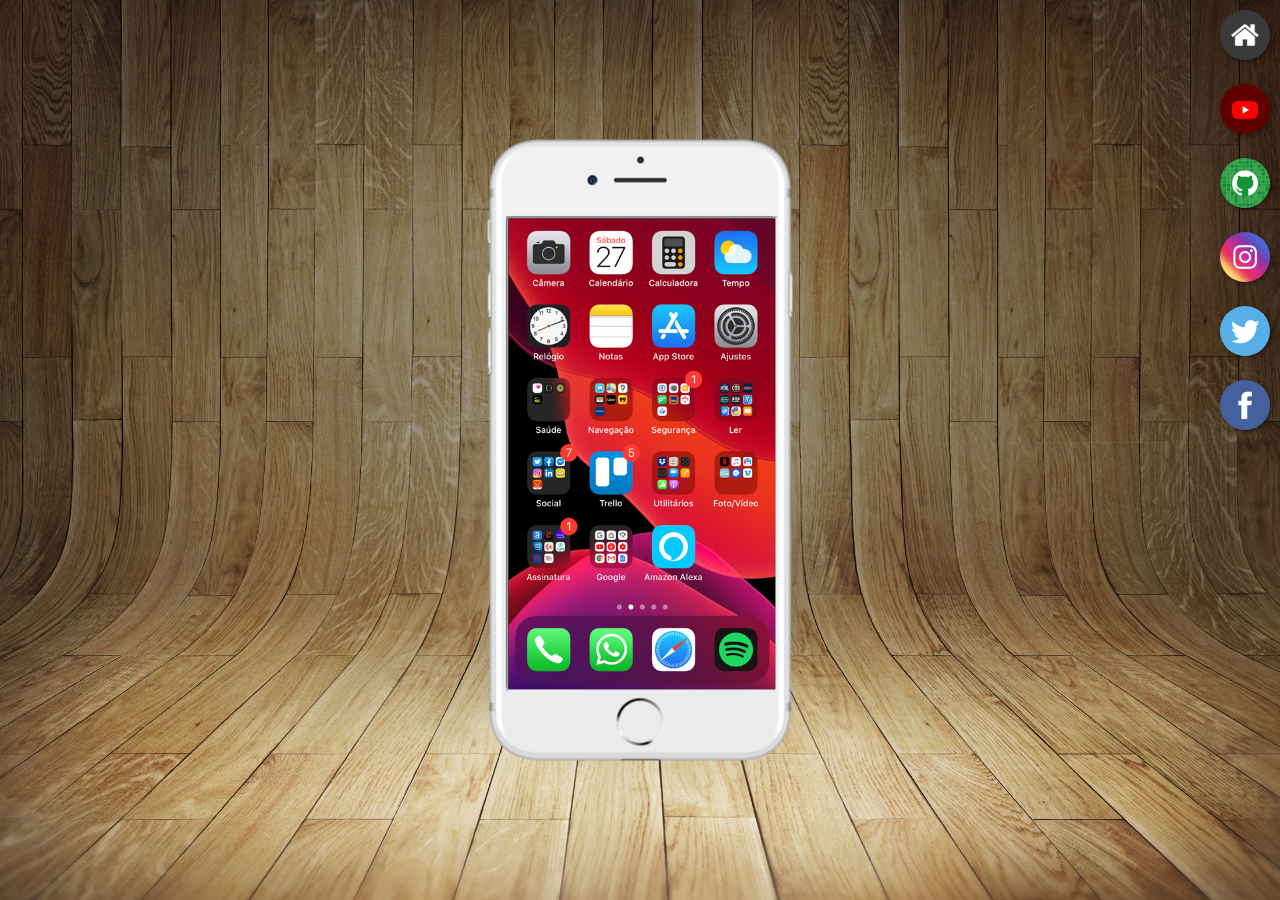
<file: index.html>
<!DOCTYPE html>
<html lang="pt-br">
<head>
    <meta charset="UTF-8">
    <meta name="viewport" content="width=device-width, initial-scale=1.0">
    <link rel="shortcut icon" href="favicon.ico" type="image/x-icon">
    <link rel="stylesheet" href="estilos/style.css">
    <title>Projeto Redes Sociais</title>
</head>
<body>
    <main>
        <section id="telefone">
            <iframe src="home.html" name="tela" id="tela">
                Seu navegador não é compátivel com isso.
            </iframe>
        </section>
        <section id="redes-sociais">
            <a href="home.html" target="tela"><img src="imagens/logo-home.jpg" alt="Home"></a> <br>
            <a href="youtube.html" target="tela"><img src="imagens/logo-youtube.jpg" alt="Youtube"></a> <br>
            <a href="github.html" target="tela"><img src="imagens/logo-github.jpg" alt="Github"></a> <br>
            <a href="instagram.html" target="tela"><img src="imagens/logo-instagram.jpg" alt="Instagram"></a> <br>
            <a href="twitter.html" target="tela"><img src="imagens/logo-twitter.jpg" alt="Twitter"></a> <br>
            <a href="facebook.html" target="tela"><img src="imagens/logo-facebook.jpg" alt="Facebook"></a>
        </section>
    </main>
</body>
</html>
</file>
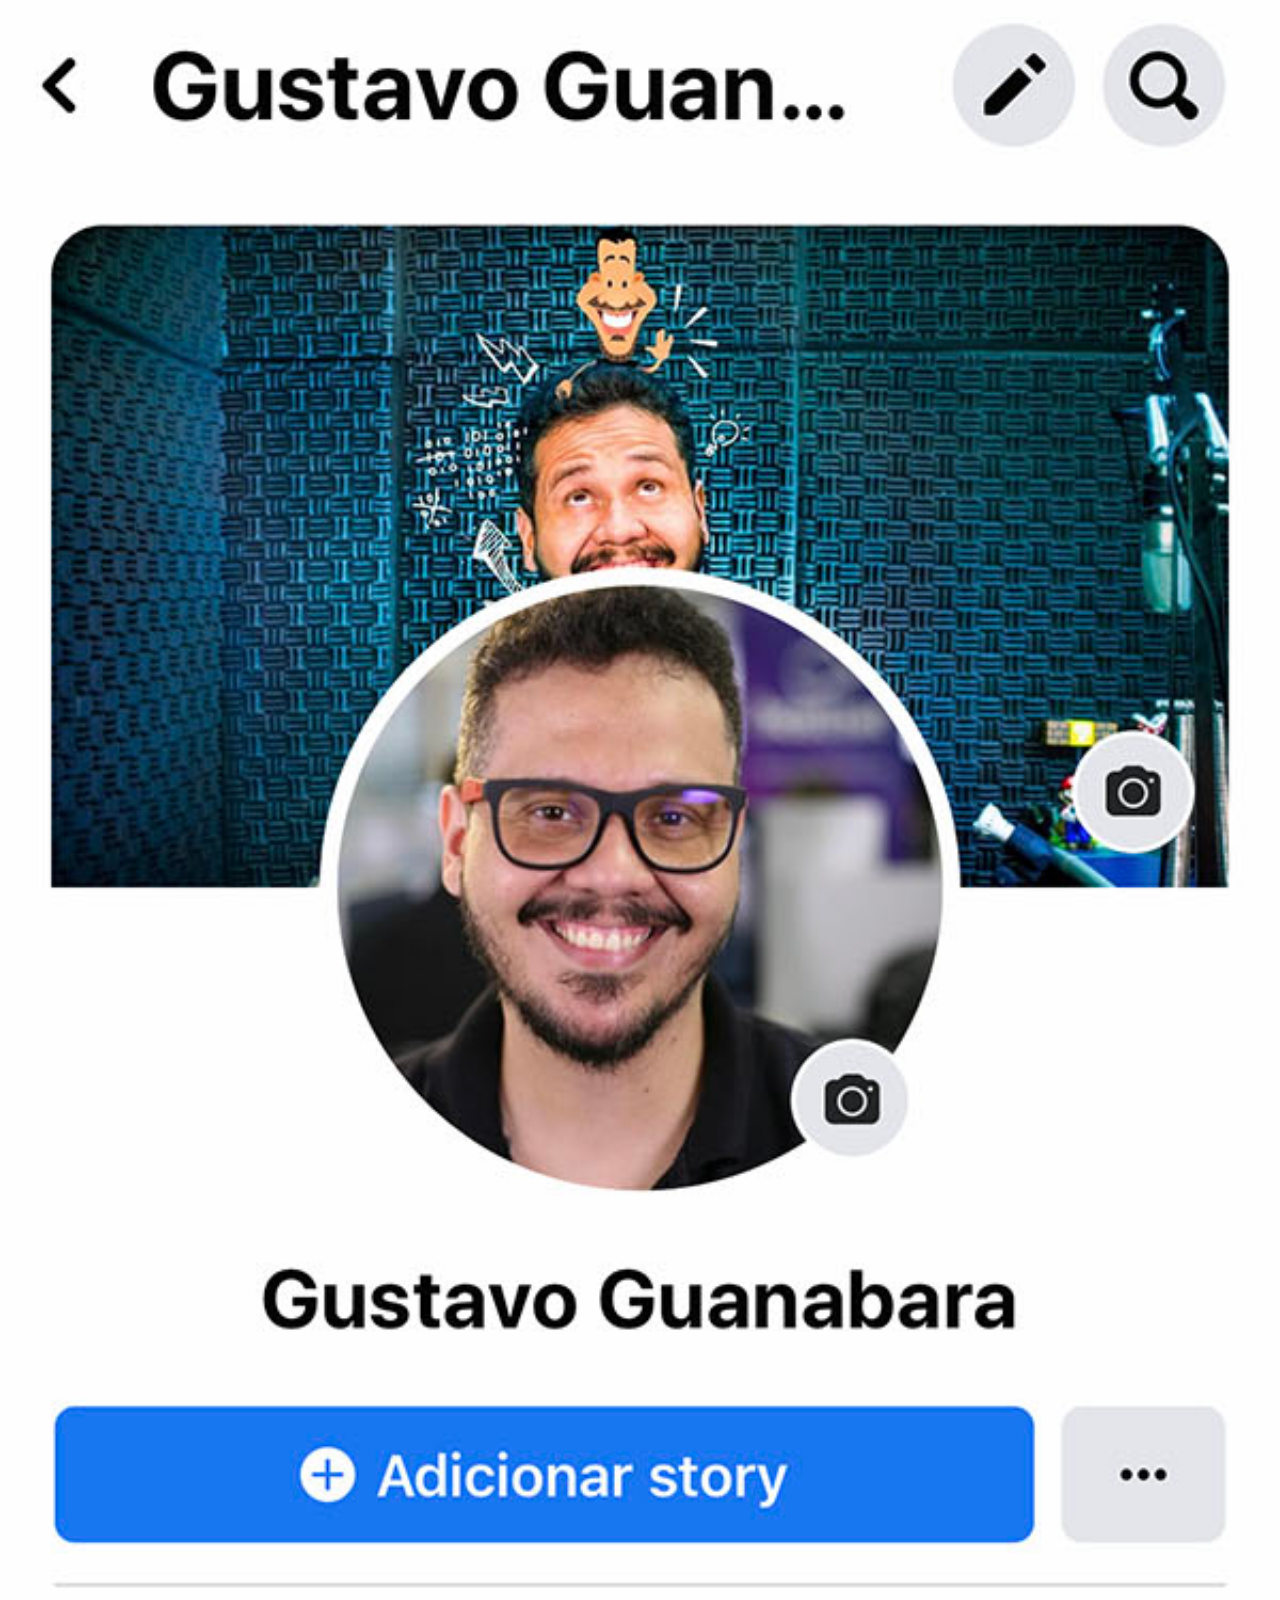
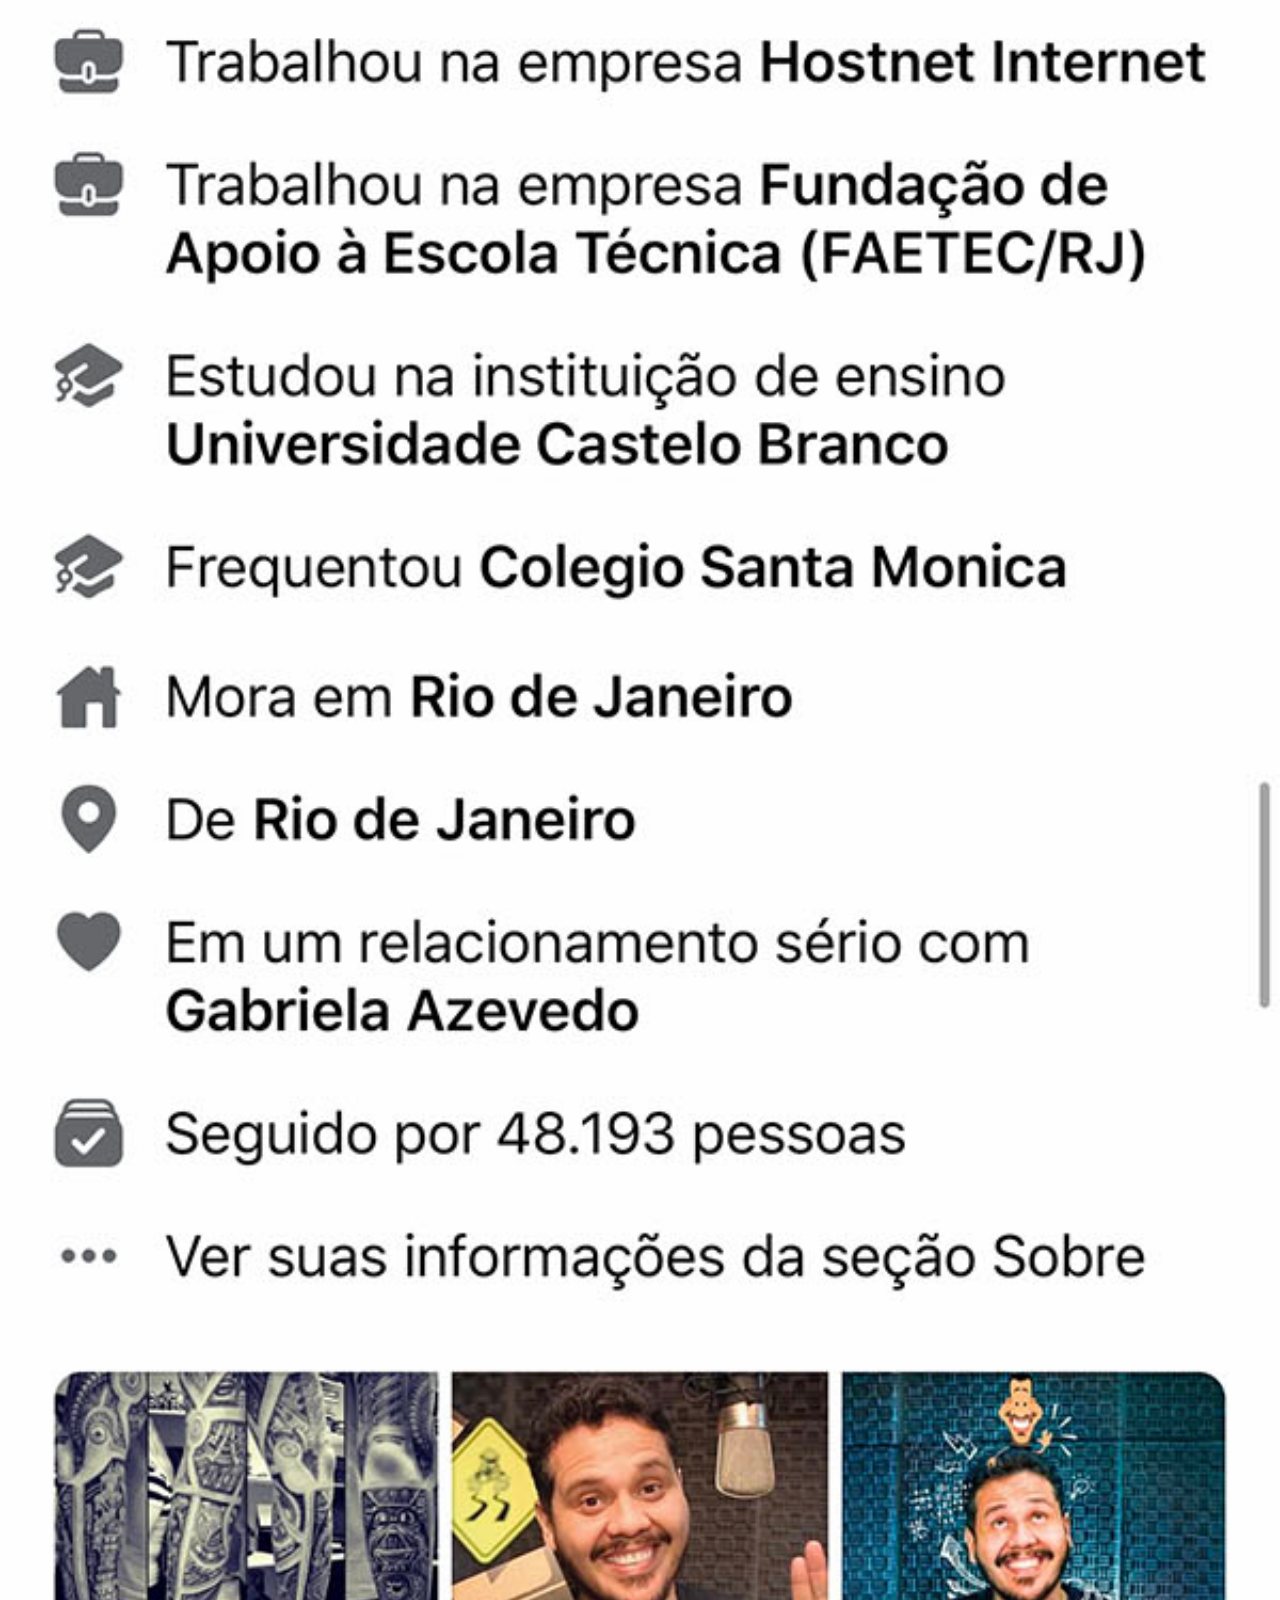
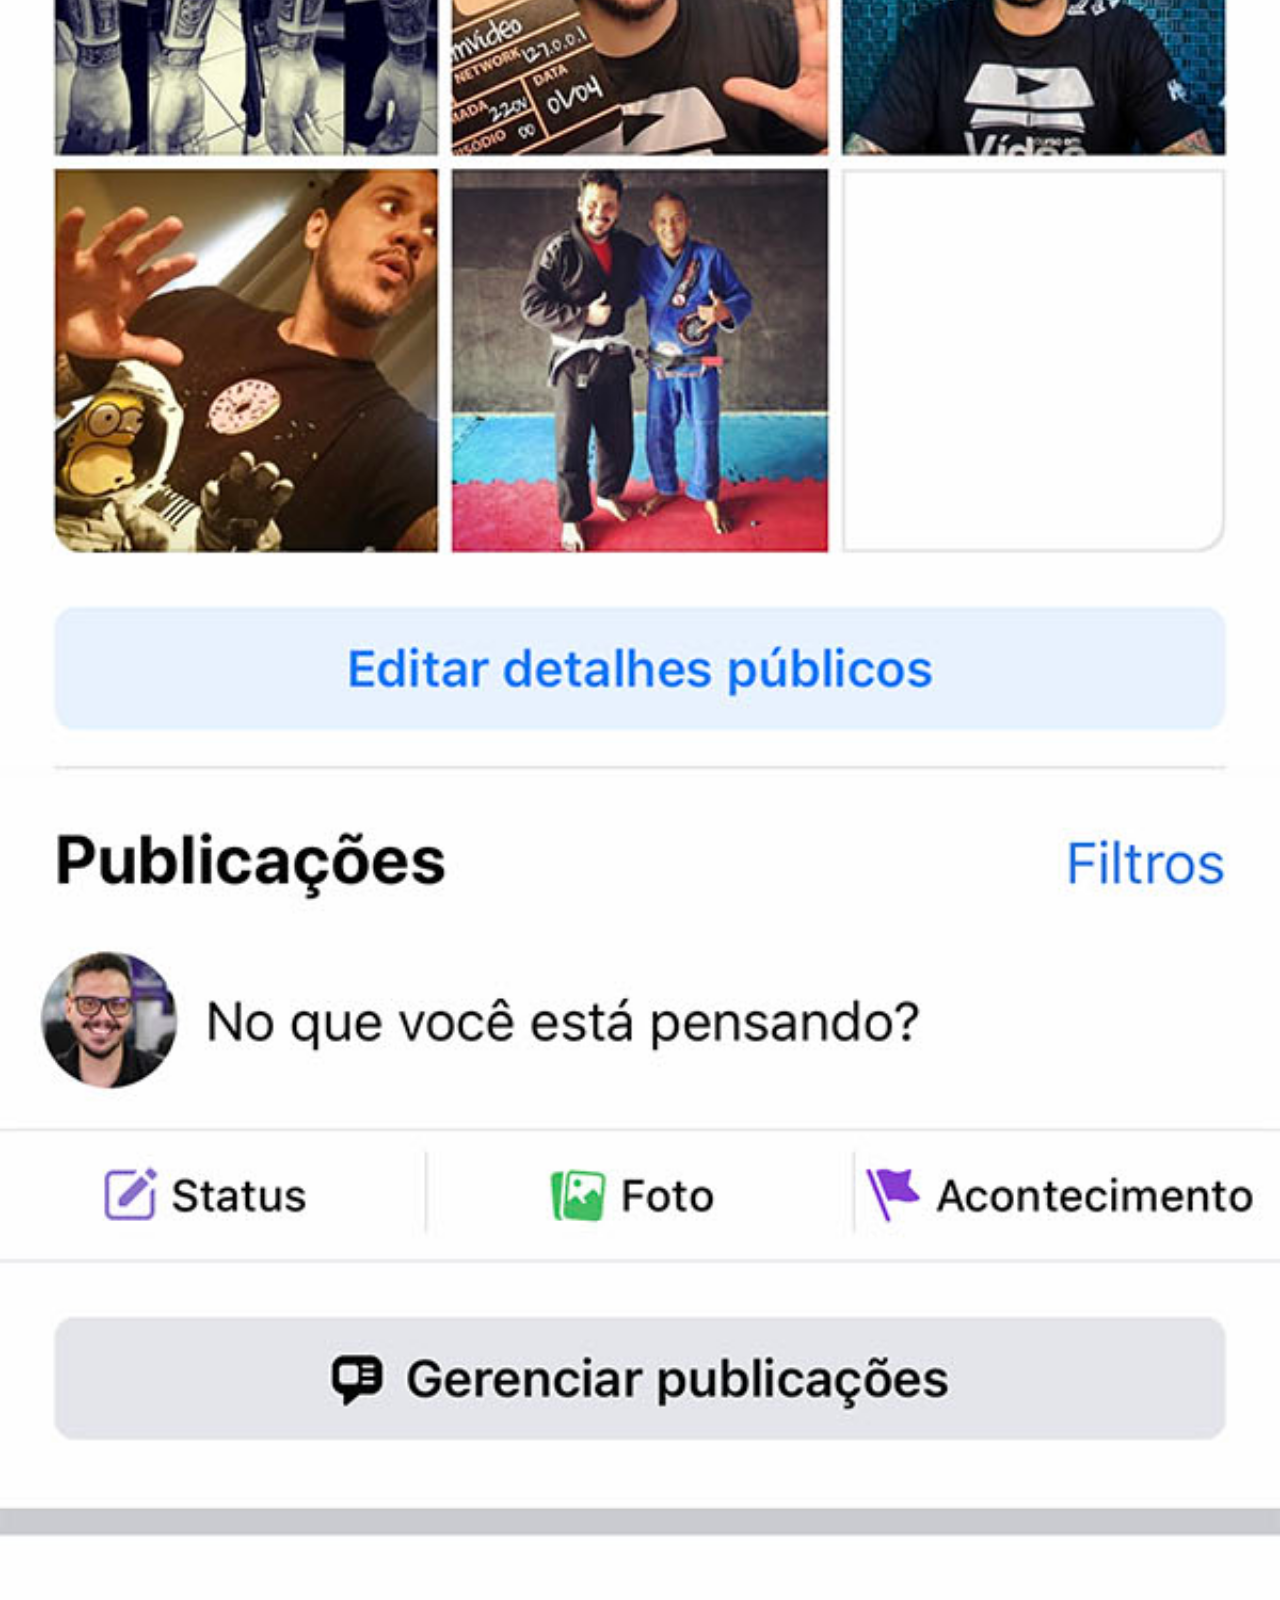
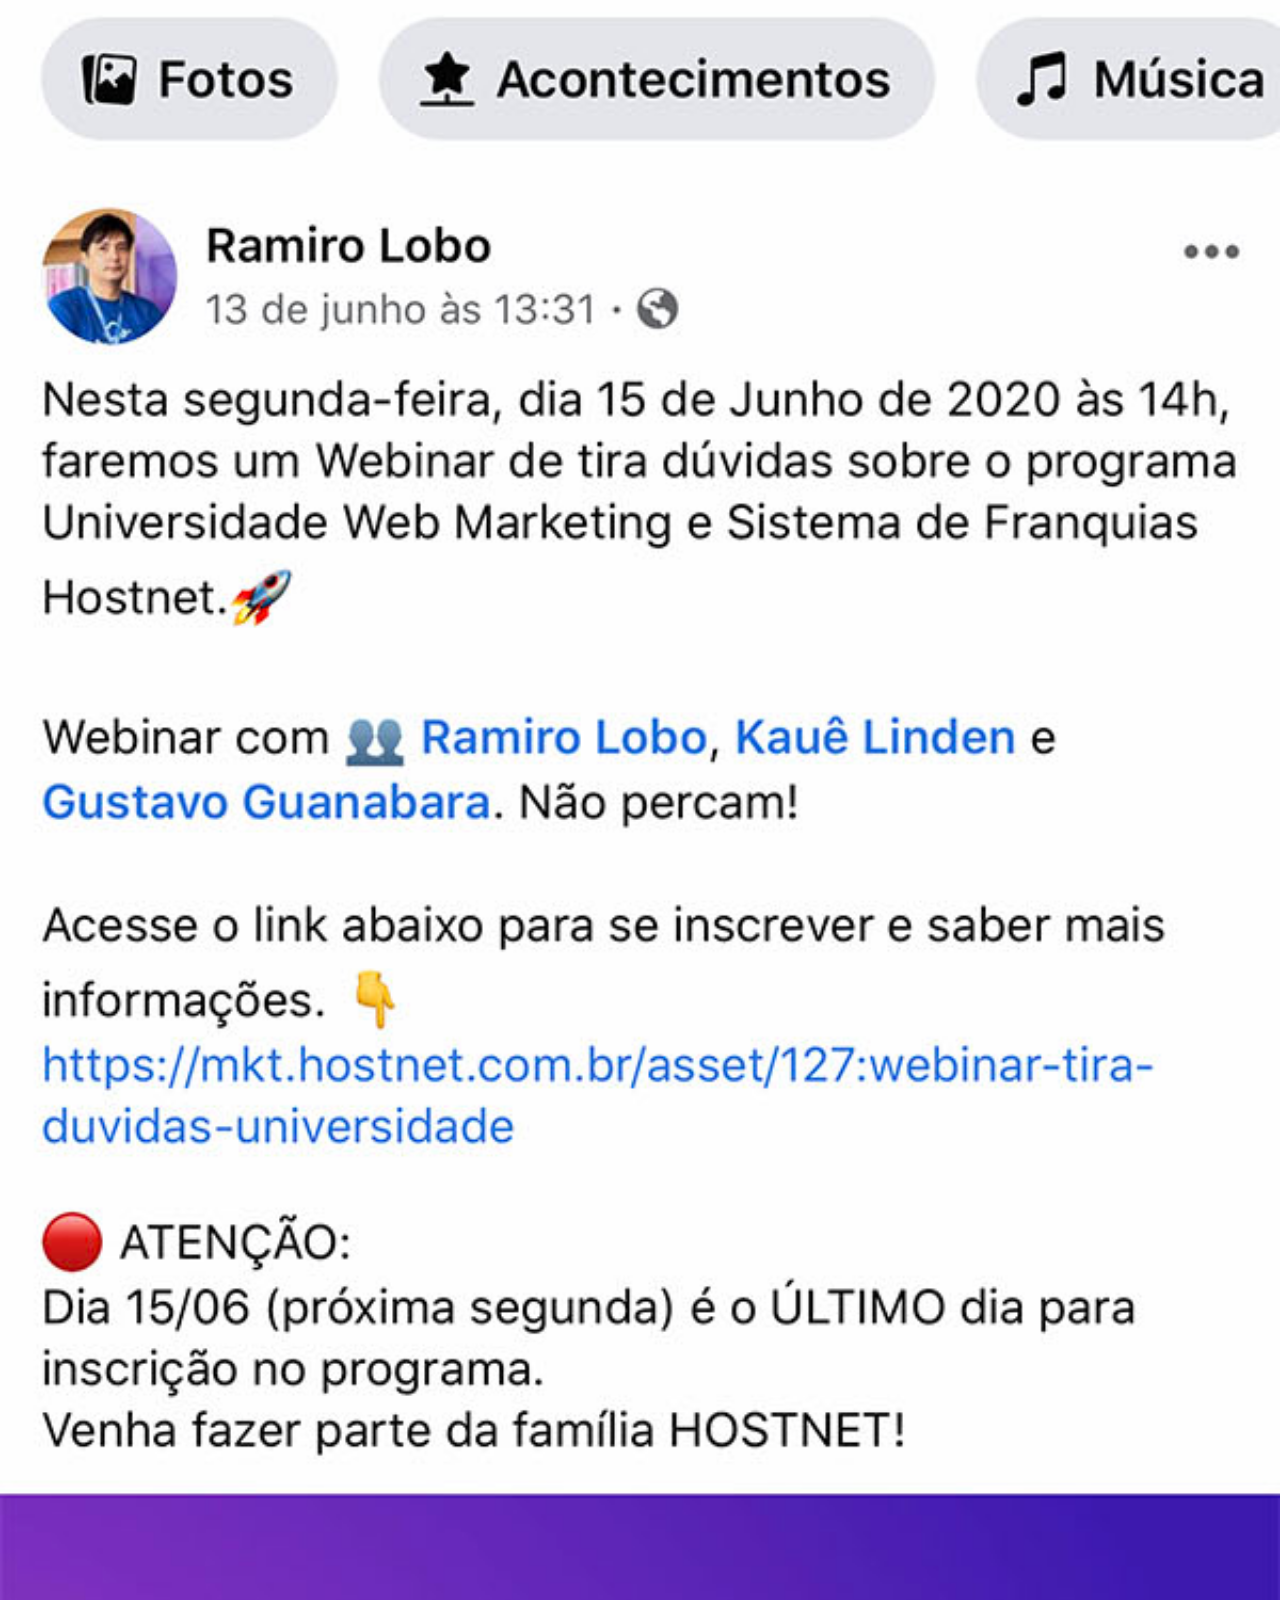
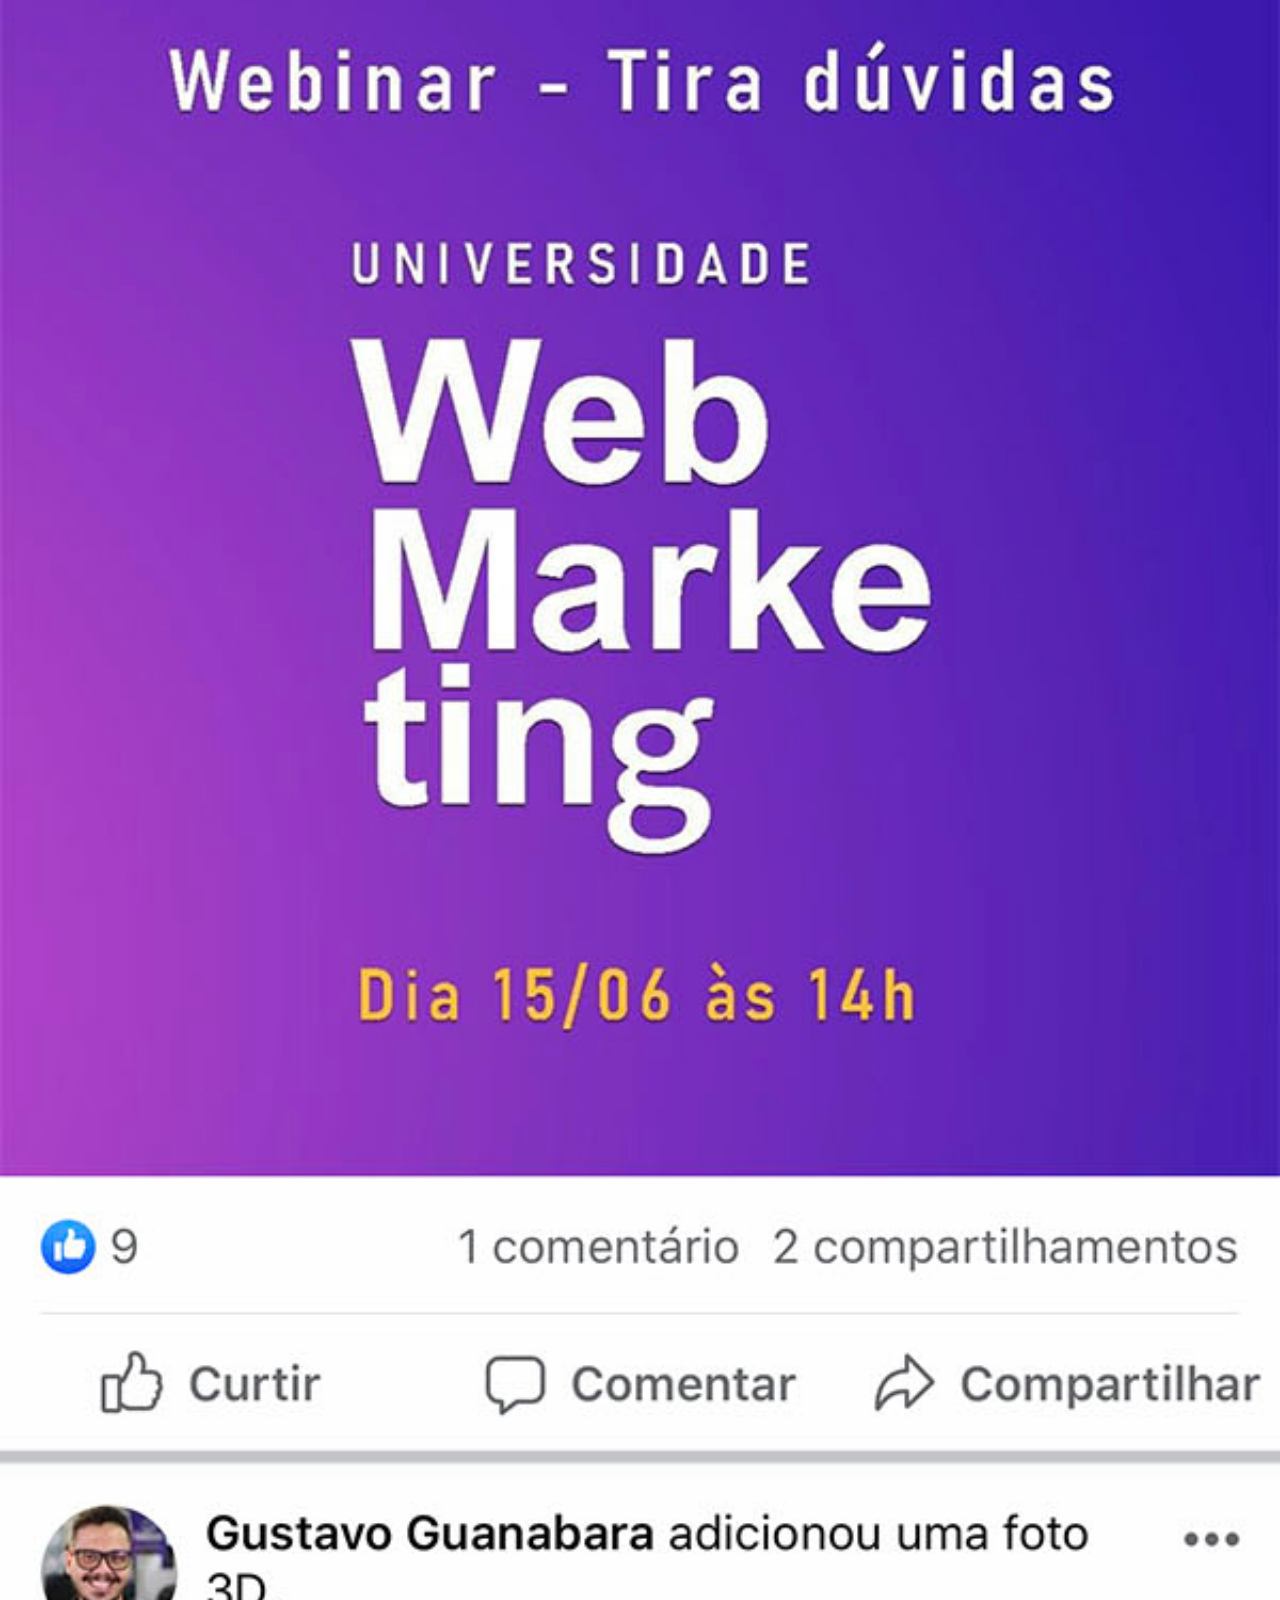
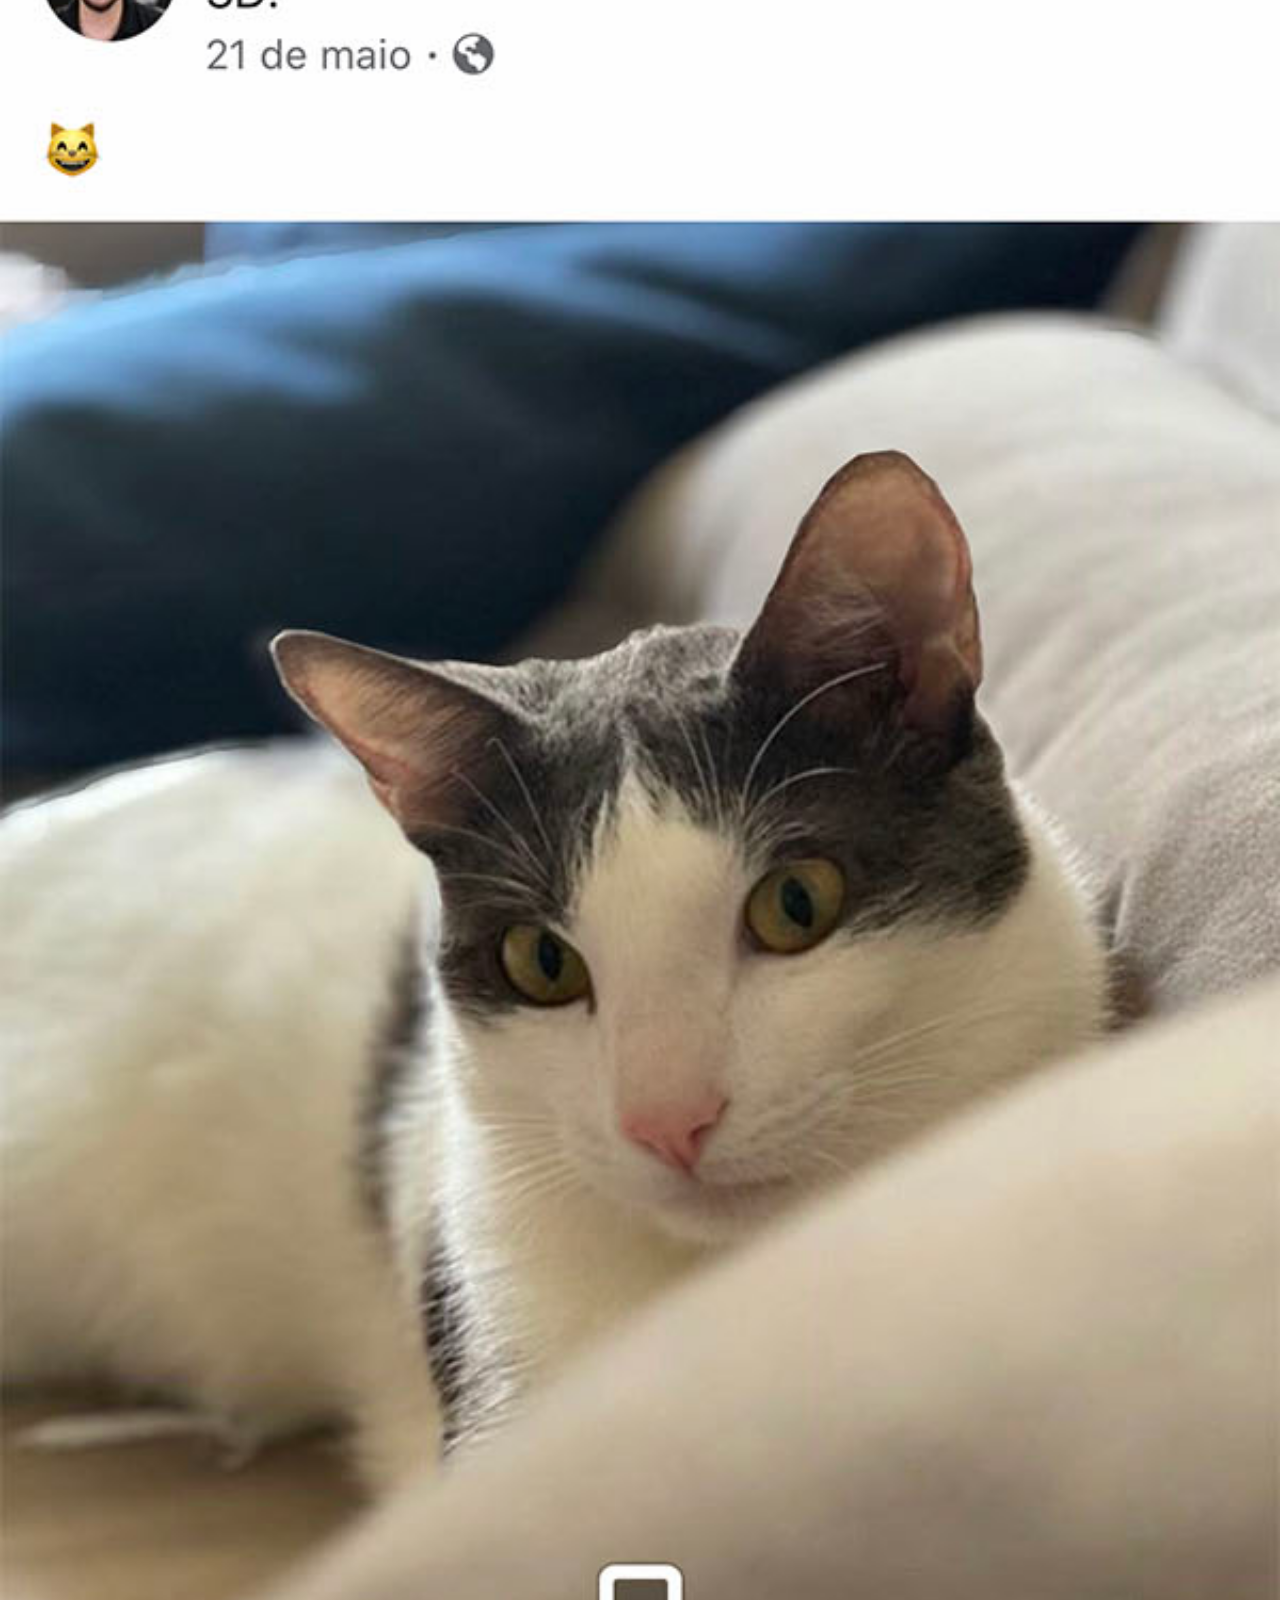
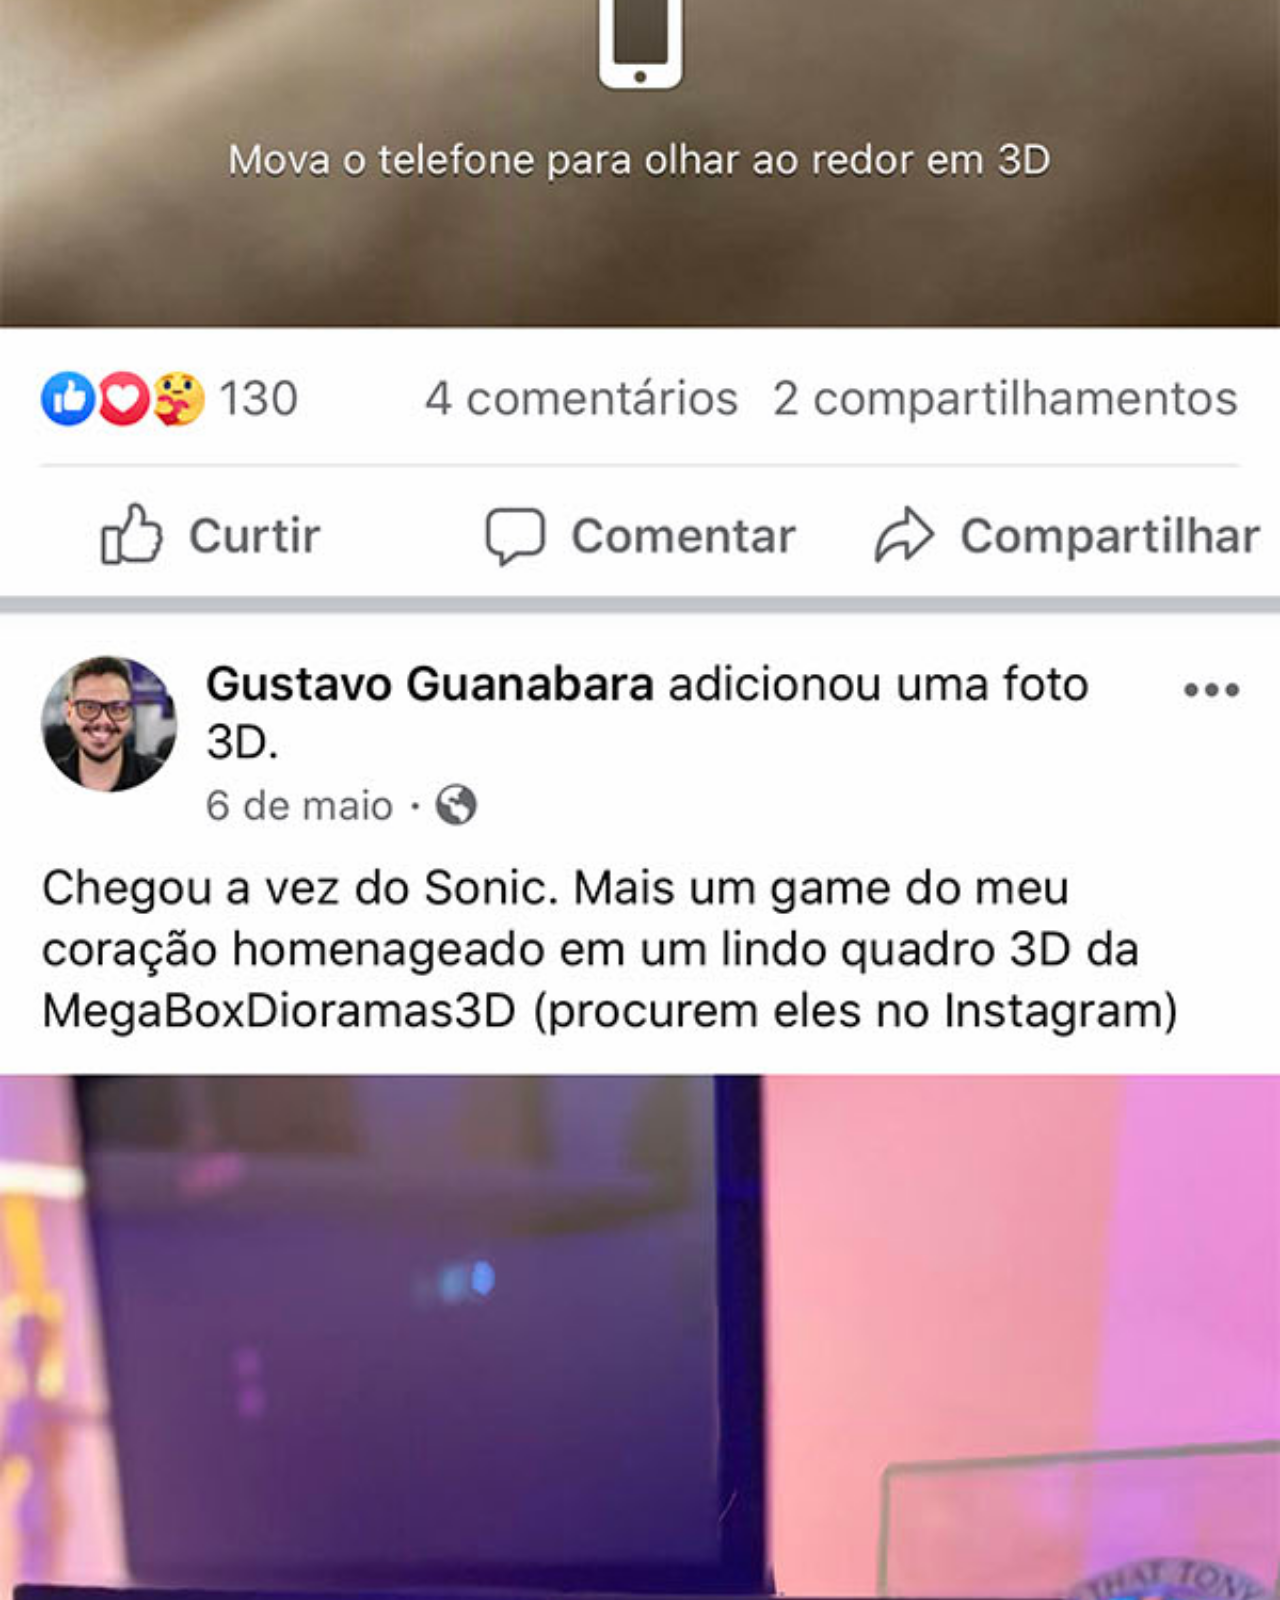
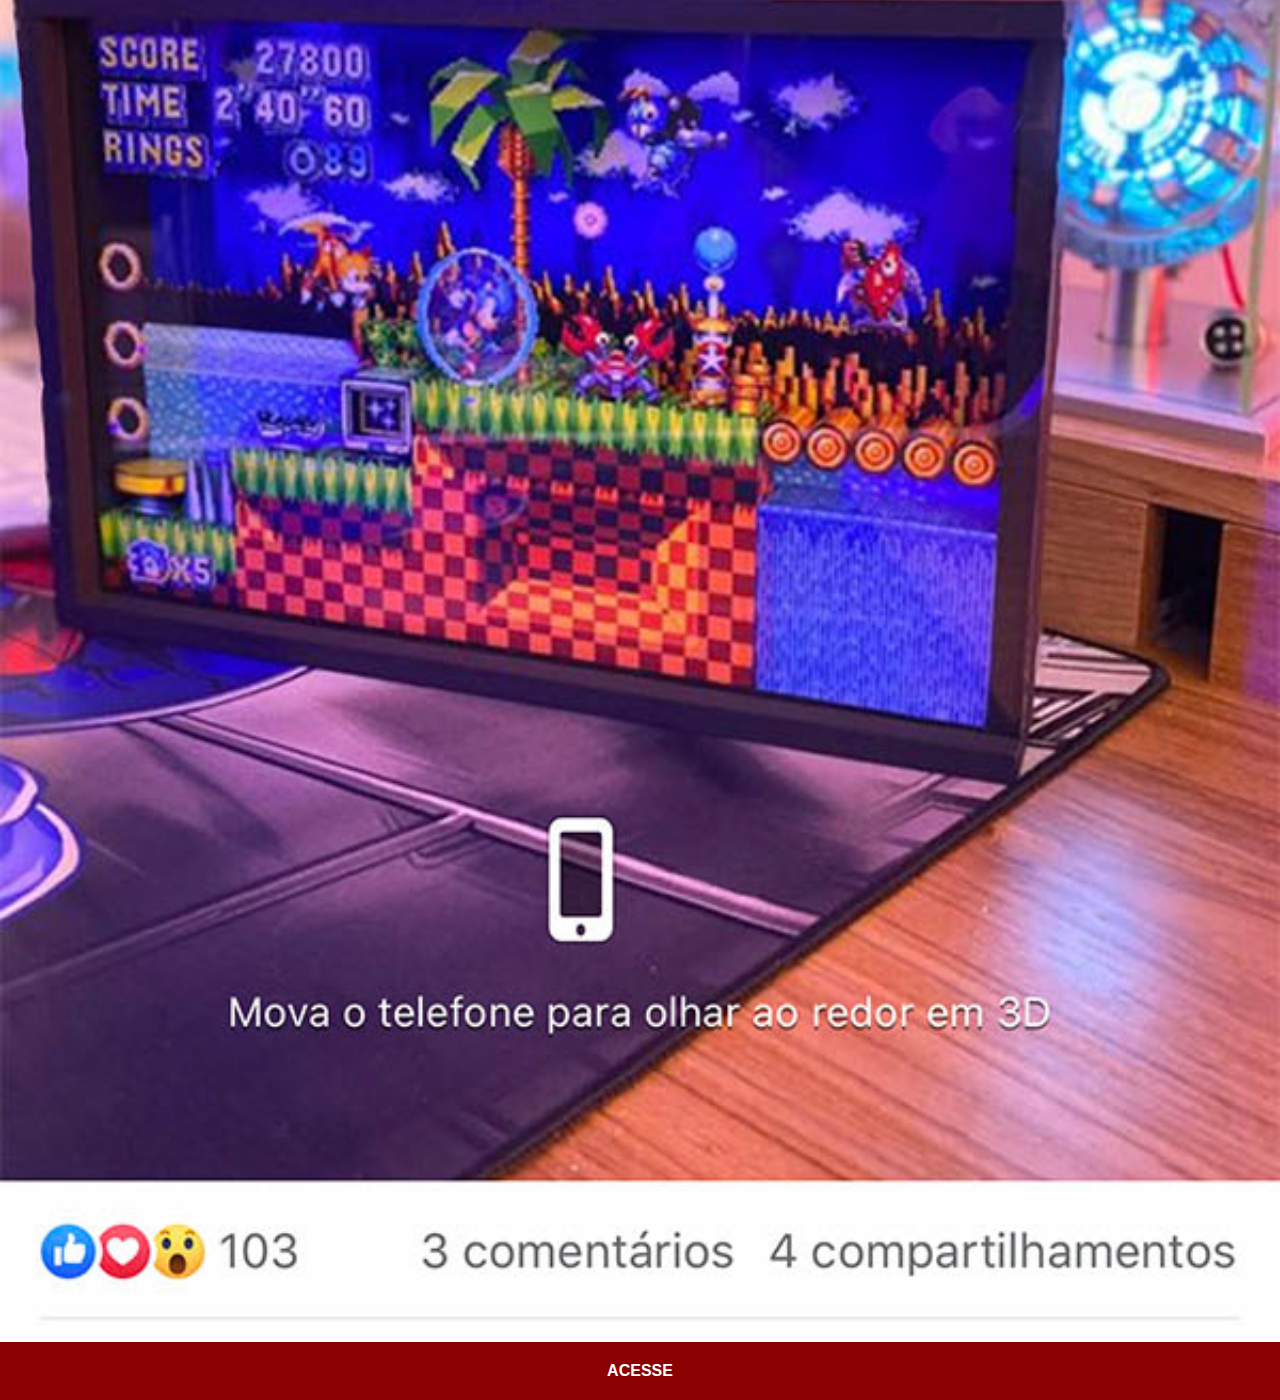
<file: facebook.html>
<!DOCTYPE html>
<html lang="pt-br">
<head>
    <meta charset="UTF-8">
    <meta name="viewport" content="width=device-width, initial-scale=1.0">
    <title>Facebook</title>
    <link rel="stylesheet" href="estilos/social.css">
</head>
<body>
    <img src="imagens/tela-facebook.jpg" alt="Facebook">
    <a href="https://www.facebook.com/gustavoguanabara" target="_blank">ACESSE</a>
</body>
</html>
</file>
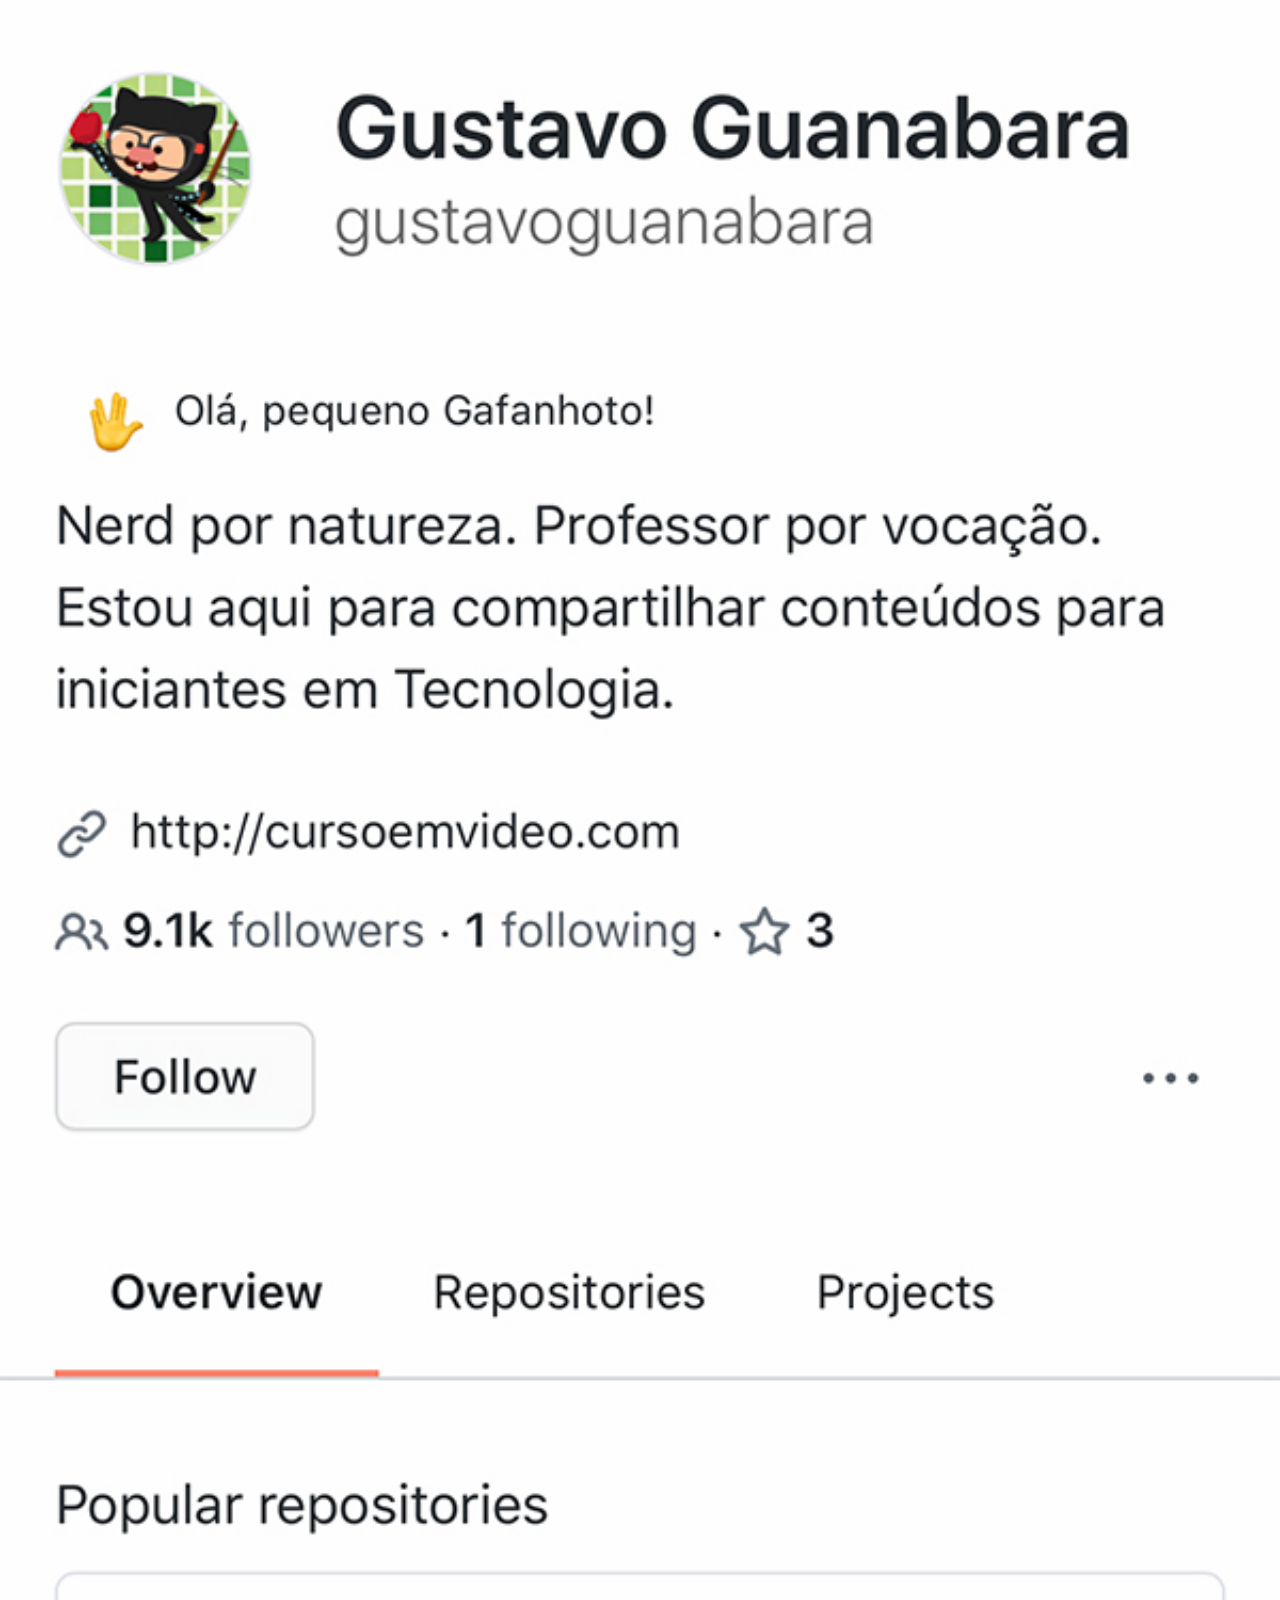
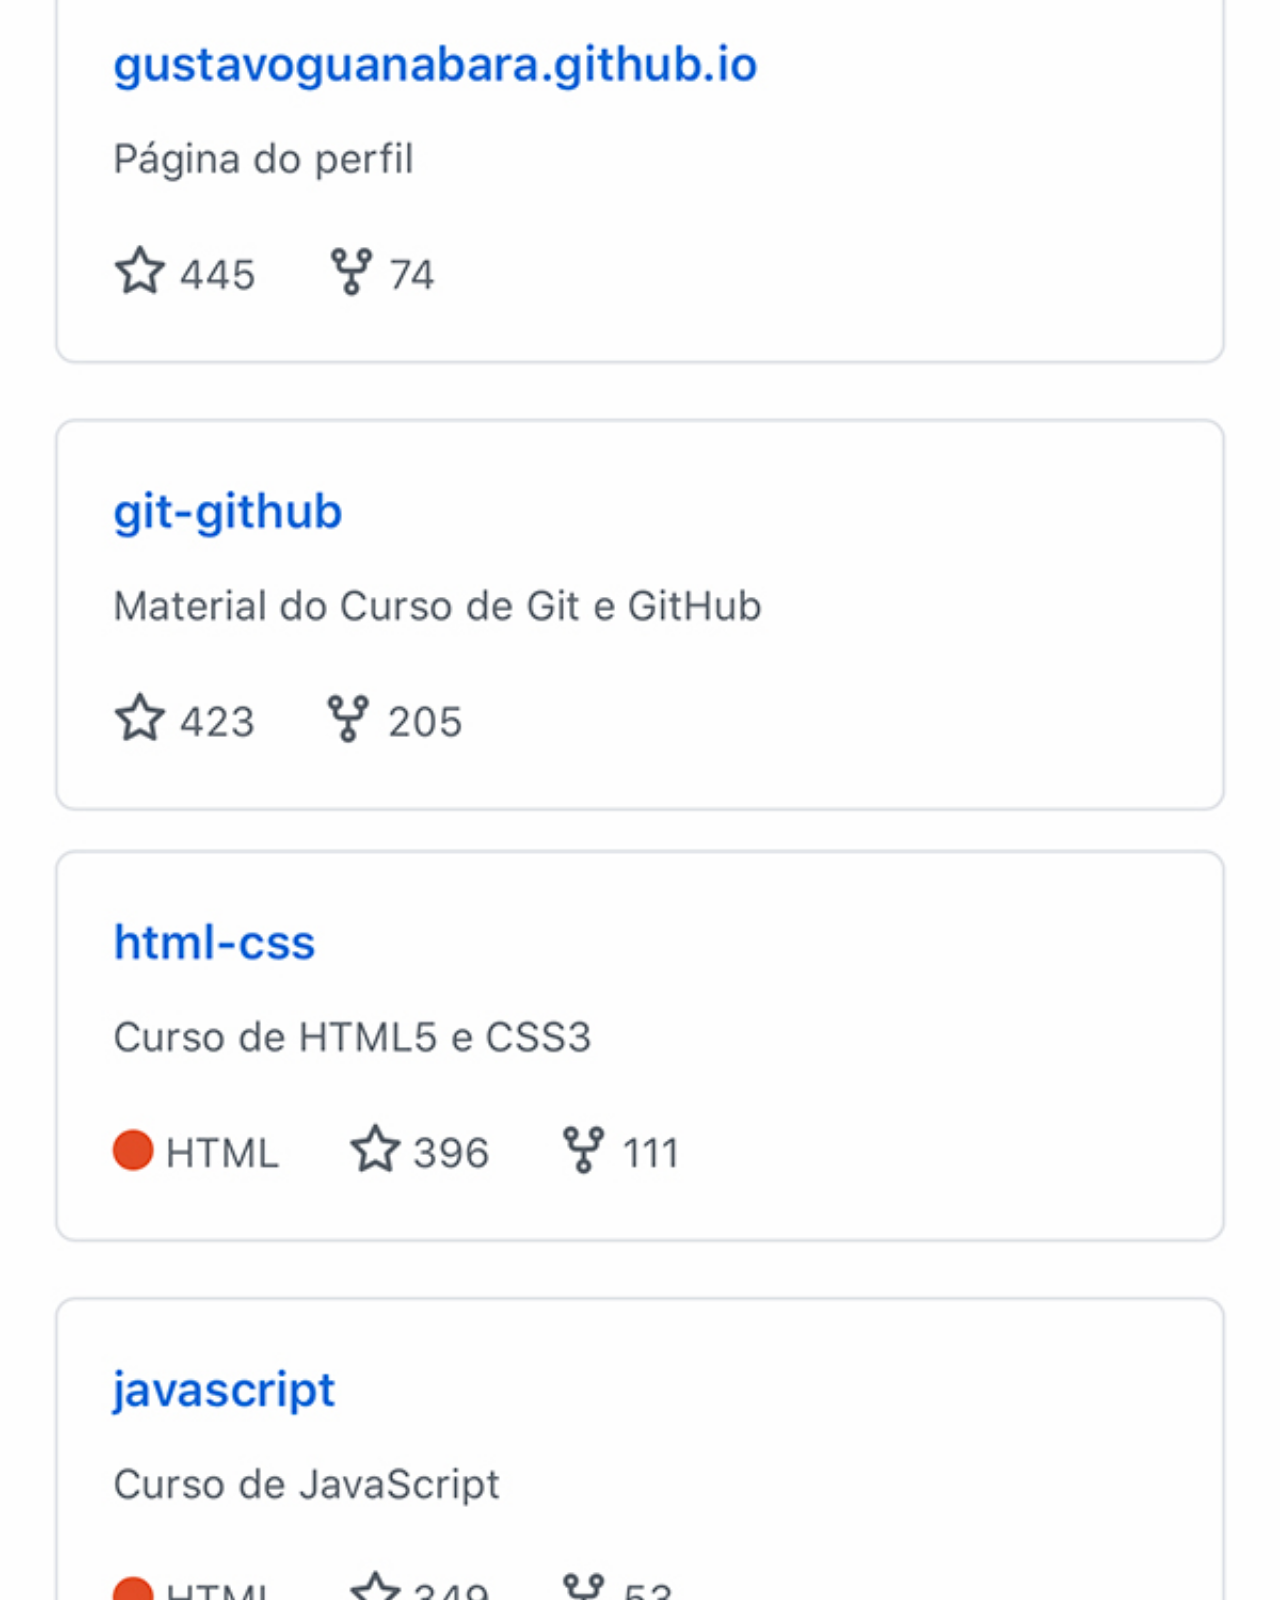
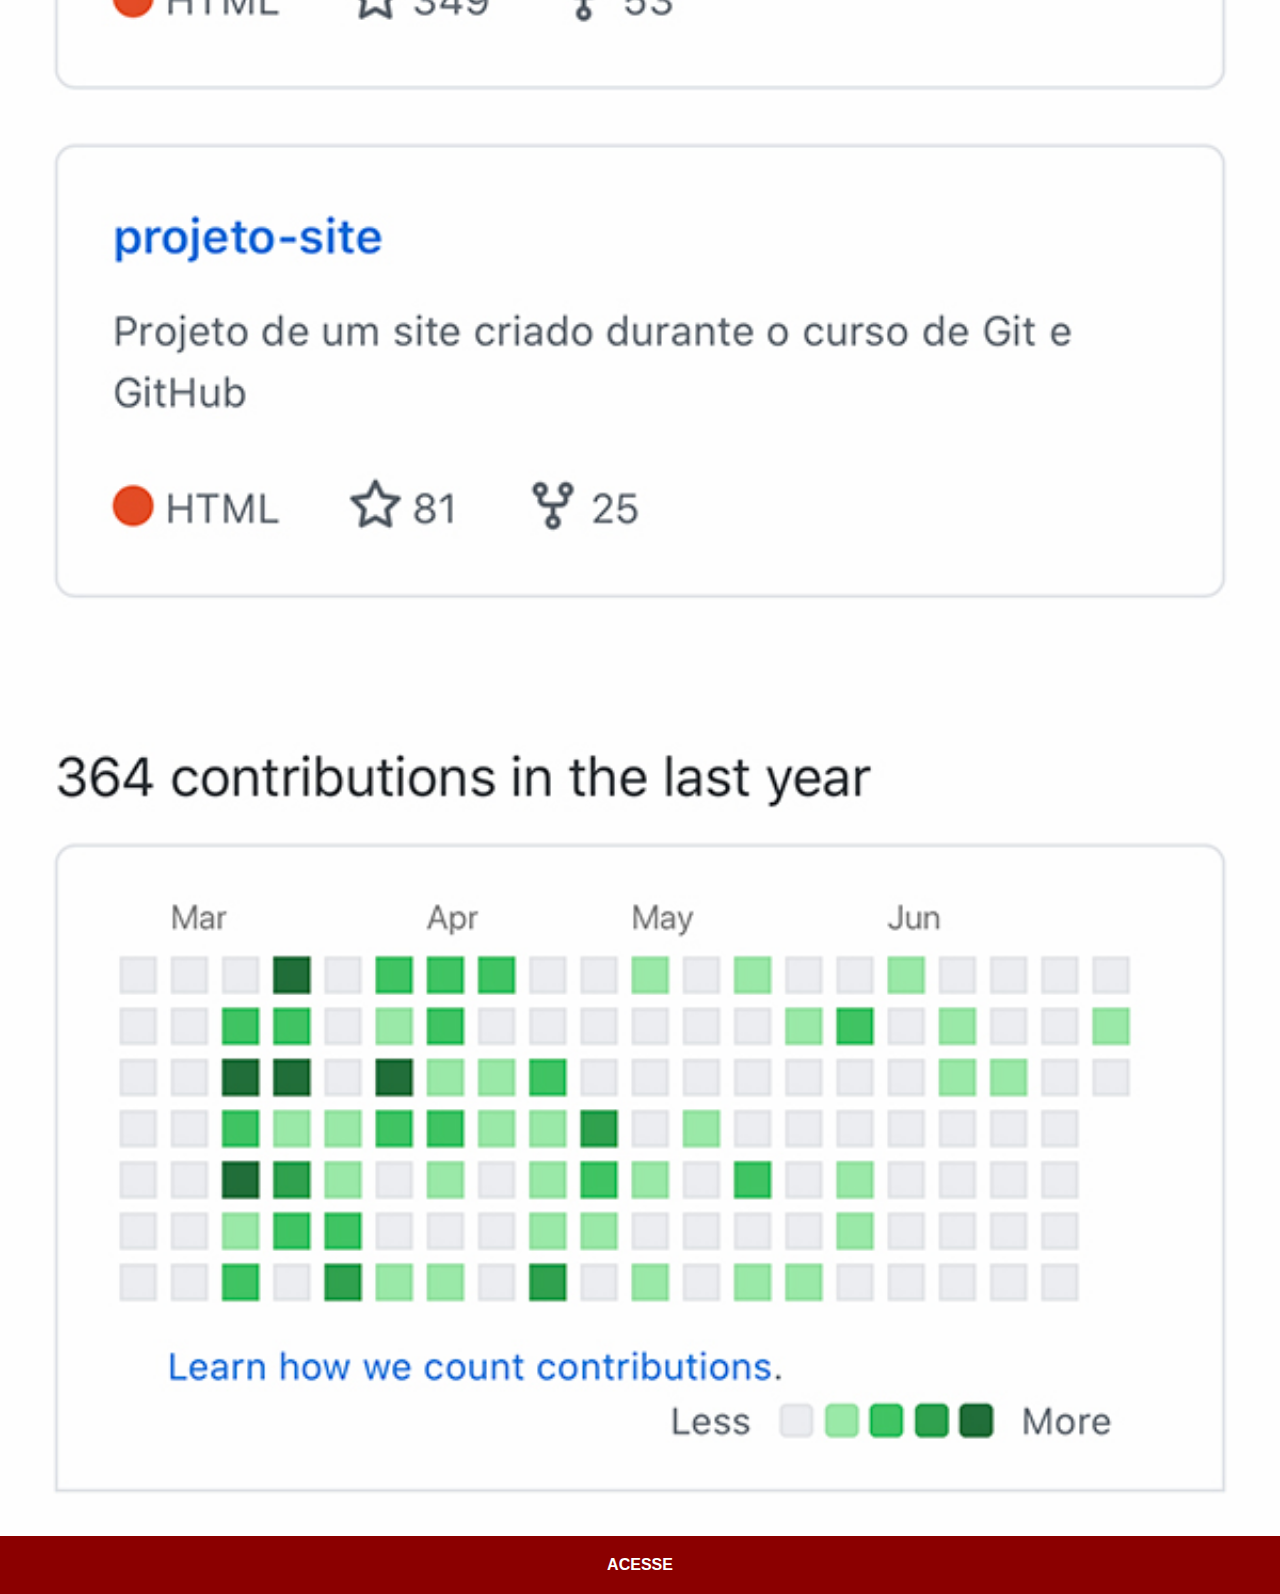
<file: github.html>
<!DOCTYPE html>
<html lang="pt-br">
<head>
    <meta charset="UTF-8">
    <meta name="viewport" content="width=device-width, initial-scale=1.0">
    <title>GitHub</title>
    <link rel="stylesheet" href="estilos/social.css">
</head>
<body>
    <img src="imagens/tela-github.jpg" alt="GitHub">
    <a href="https://github.com/gustavoguanabara" target="_blank">ACESSE</a>
</body>
</html>
</file>
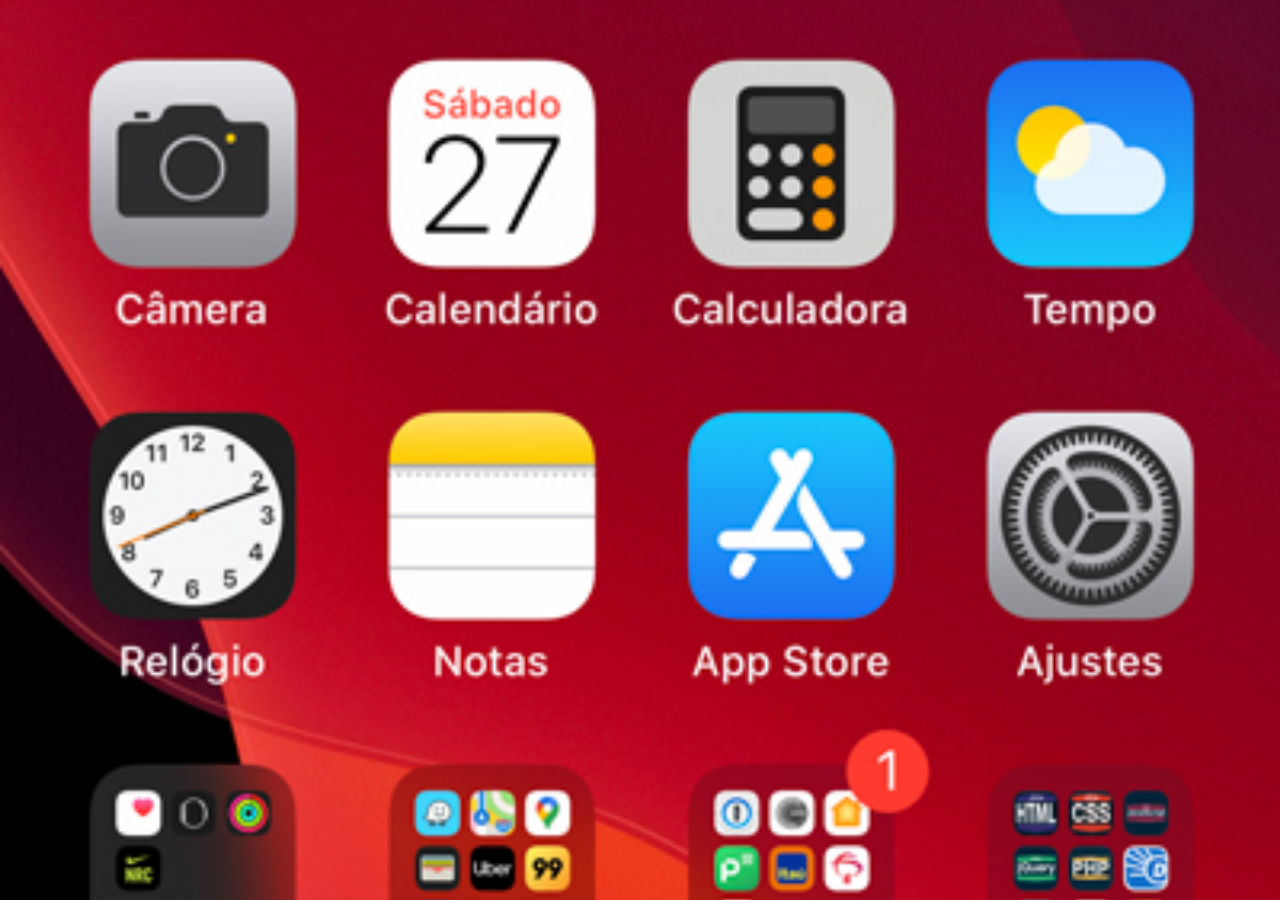
<file: home.html>
<!DOCTYPE html>
<html lang="pt-br">
<head>
    <meta charset="UTF-8">
    <meta name="viewport" content="width=device-width, initial-scale=1.0">
    <title>Home</title>
    <style>
         * {
            margin: 0px;
            padding: 0px;
         }

         body {
            width: 100vw;
            height: 100vh;
            background: black url("imagens/tela-home.jpg") no-repeat top center;
            background-size: cover;
         }
    </style>
</head>
<body>
    
</body>
</html>
</file>
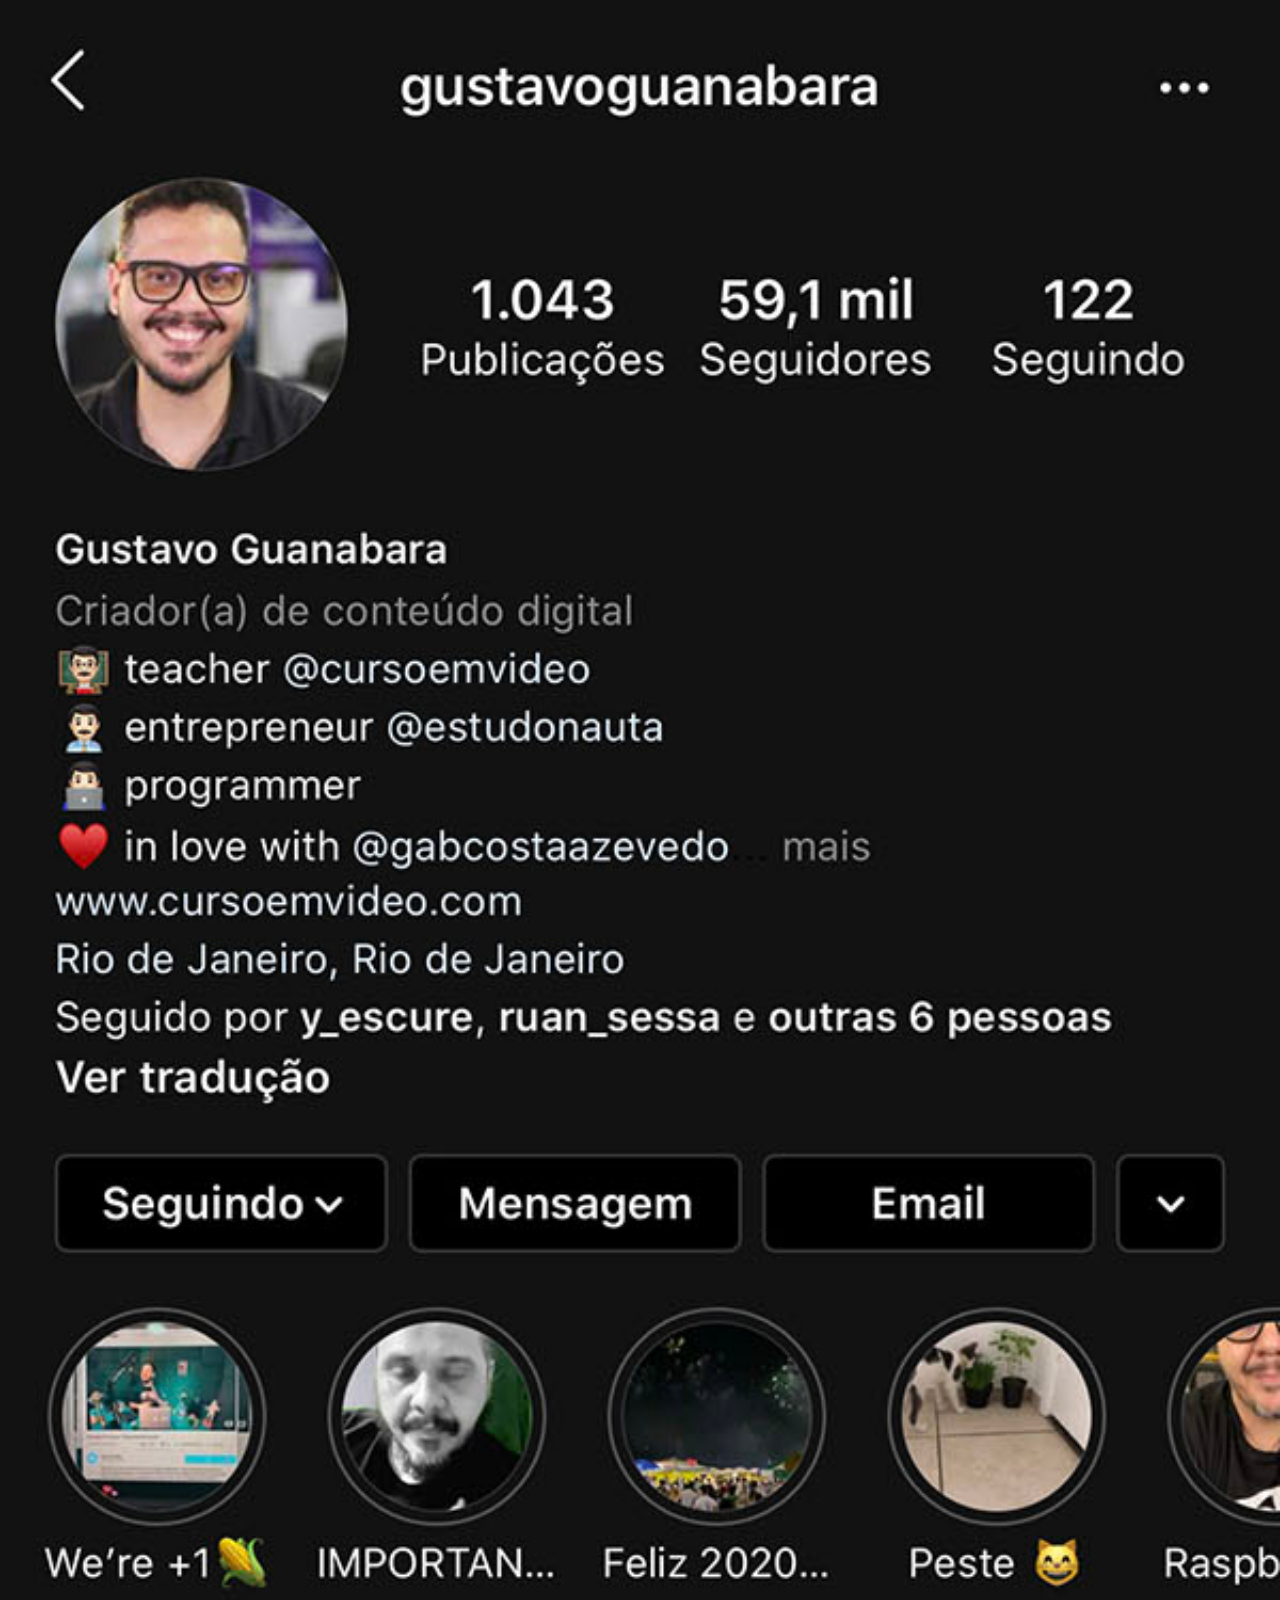
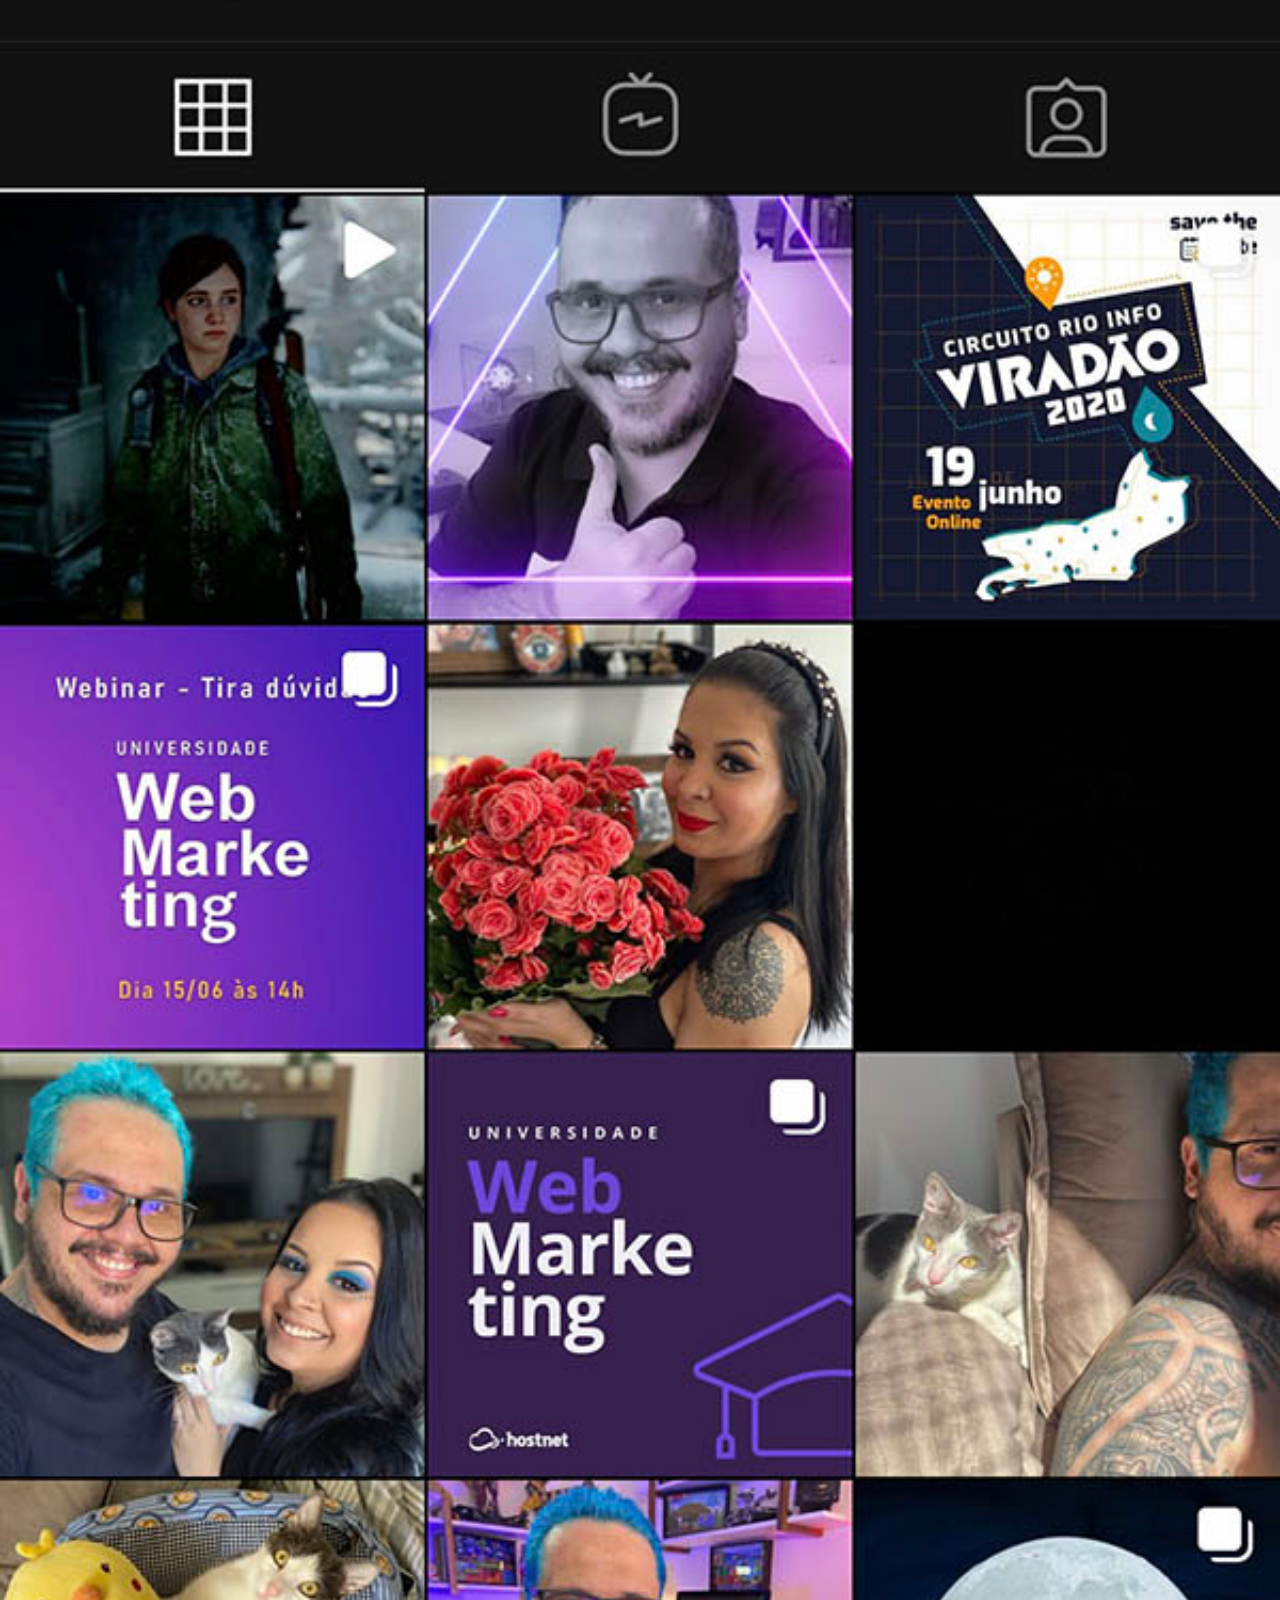
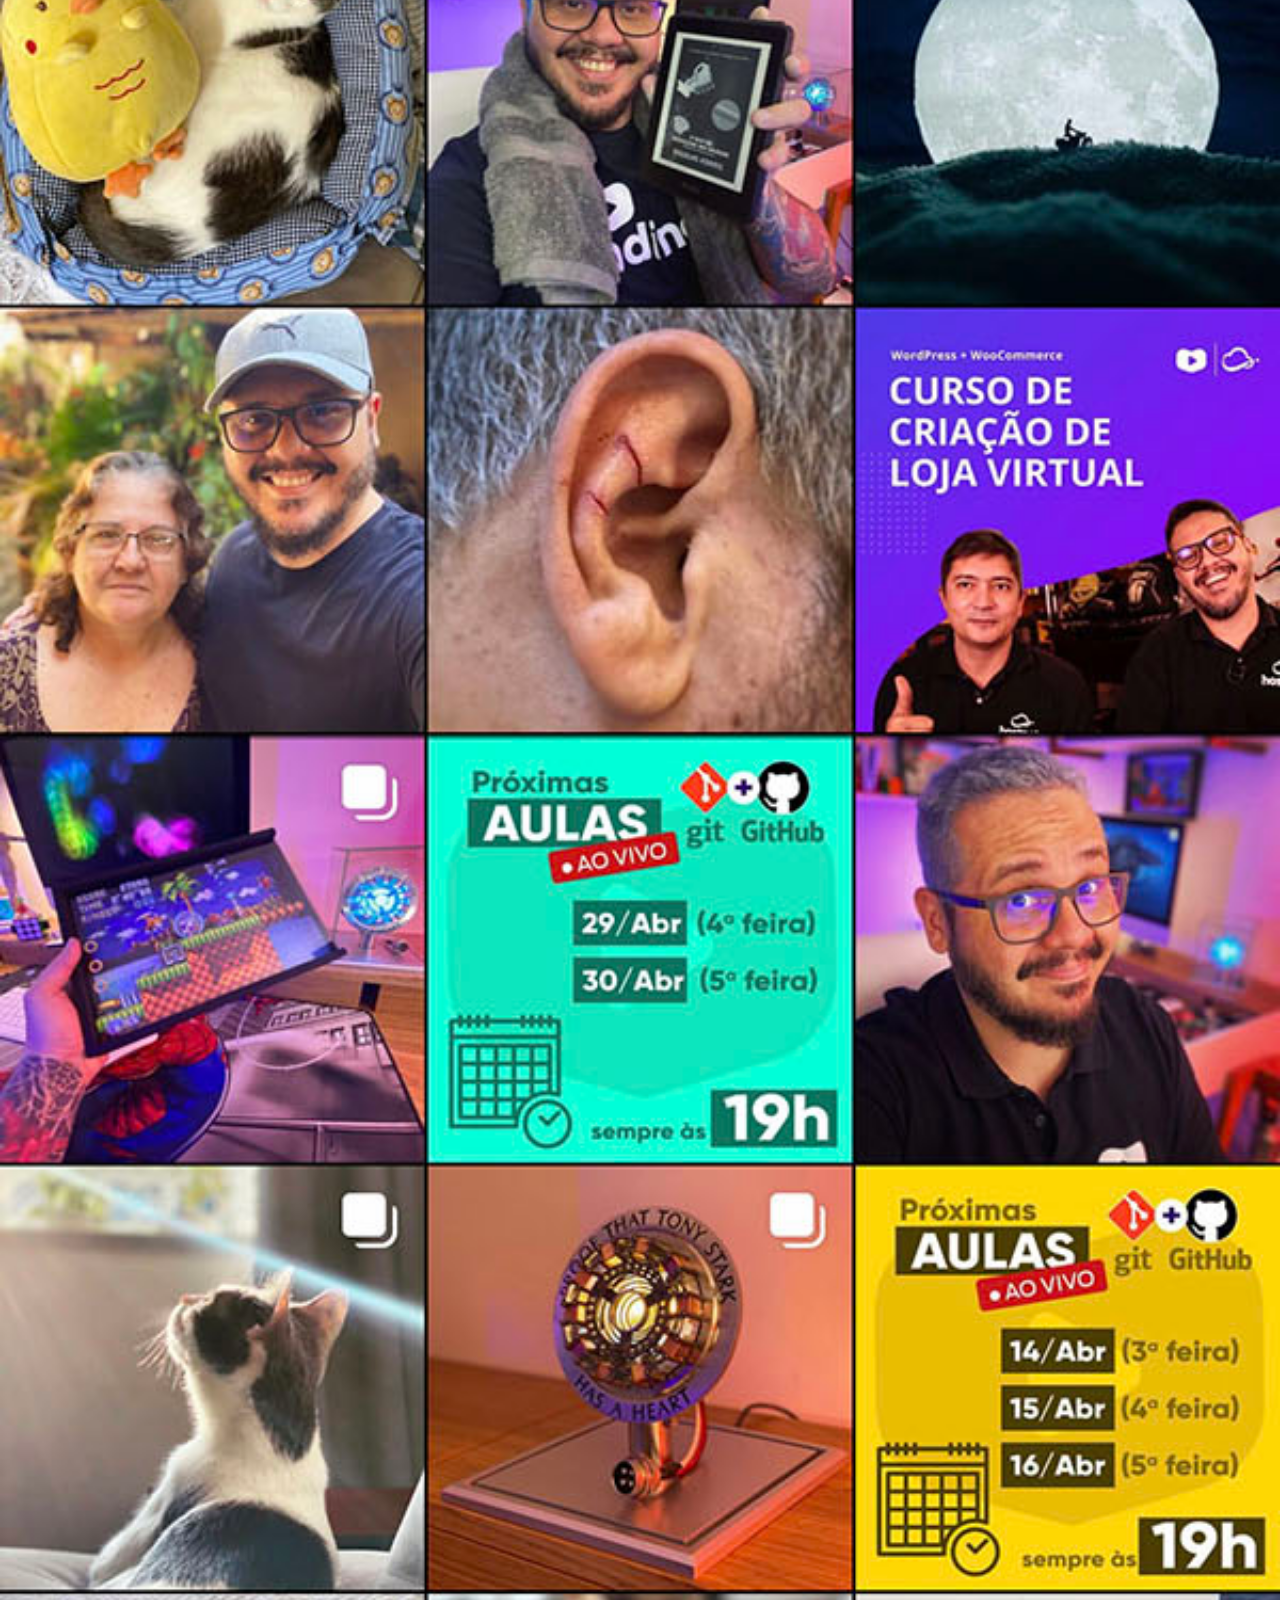
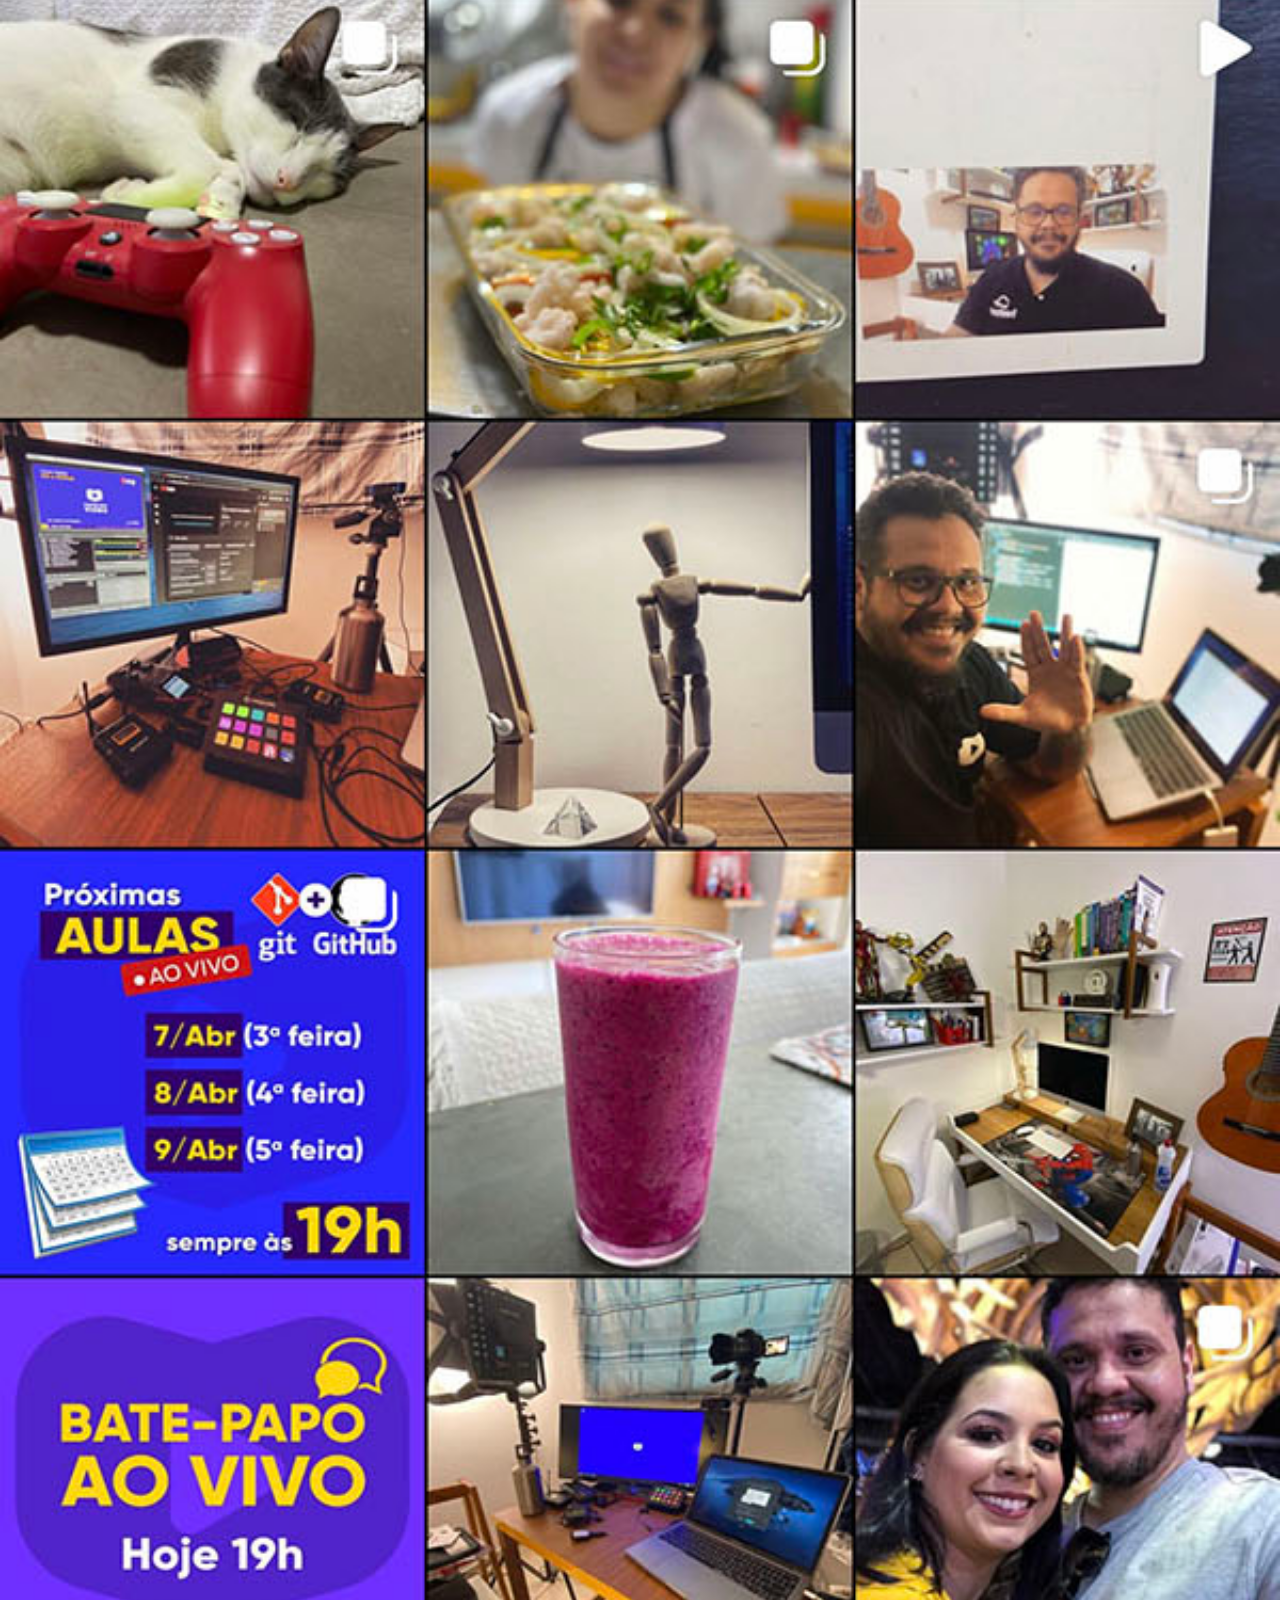
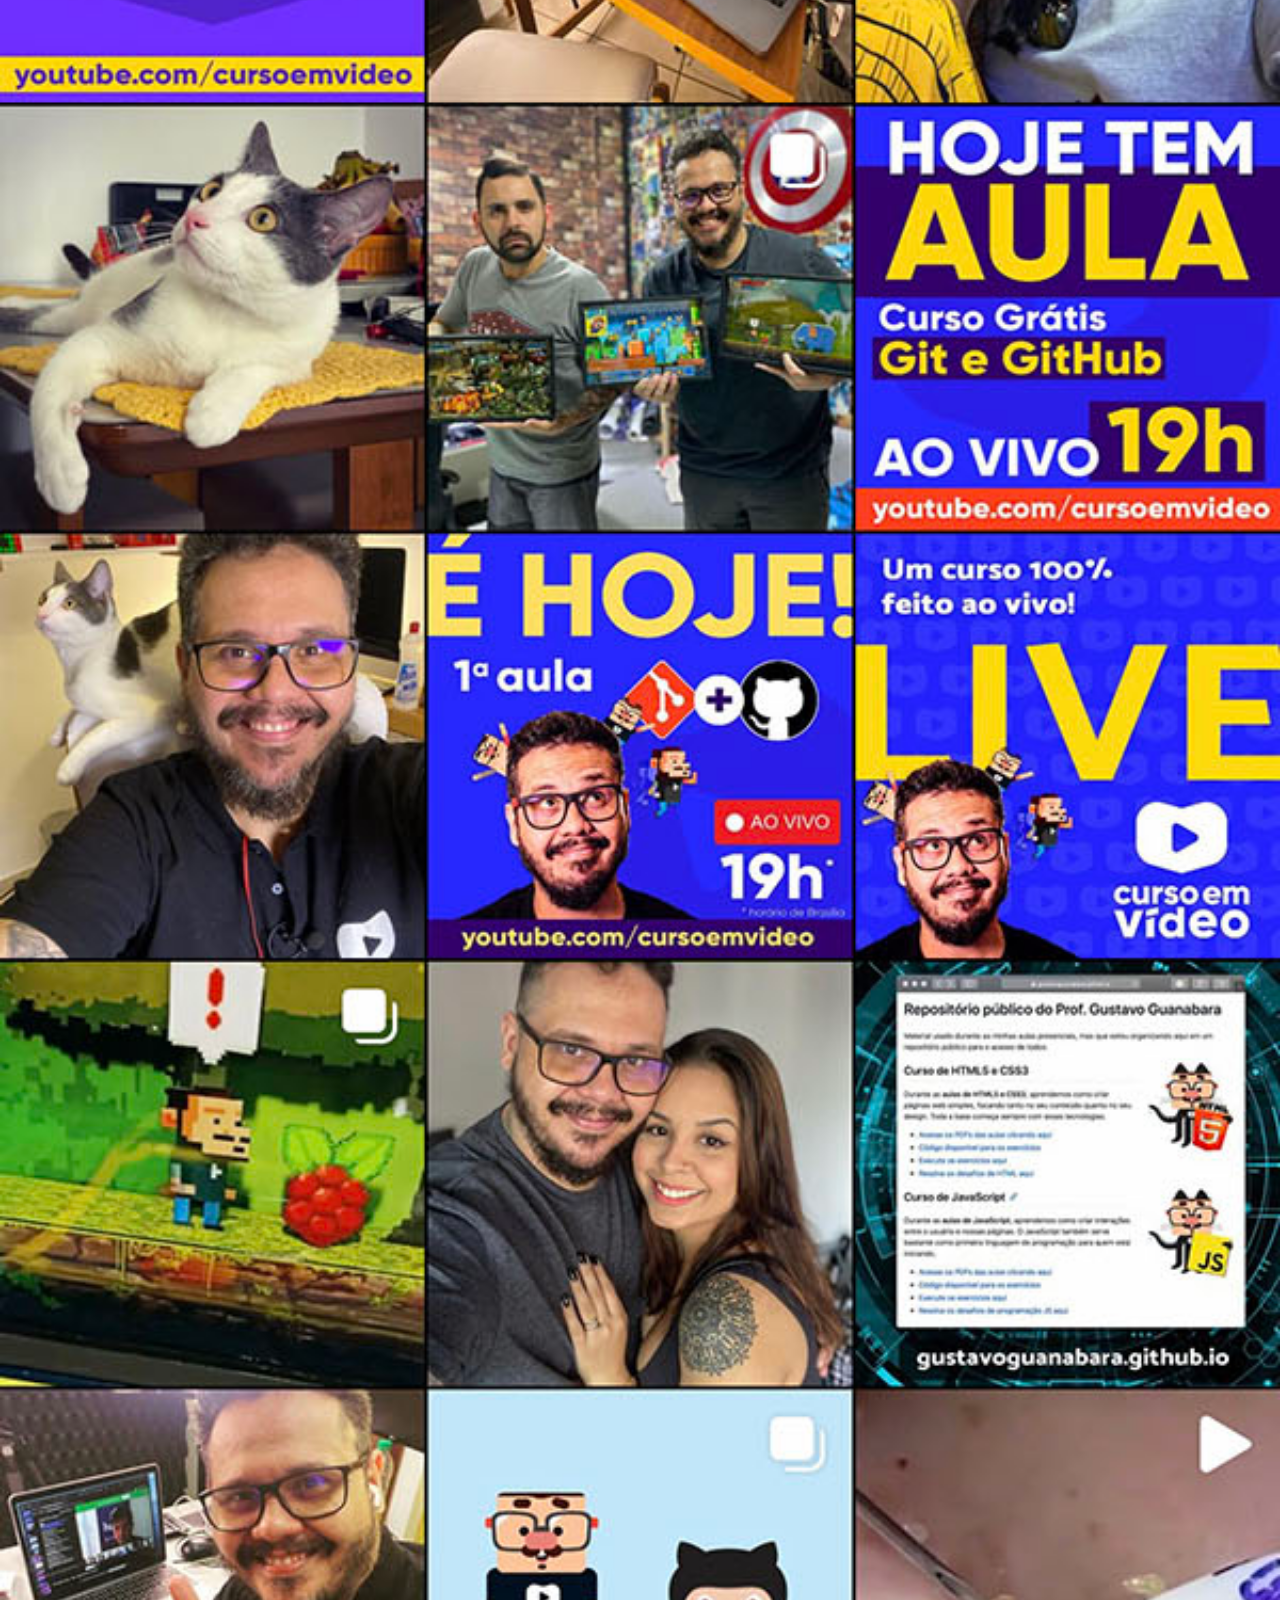
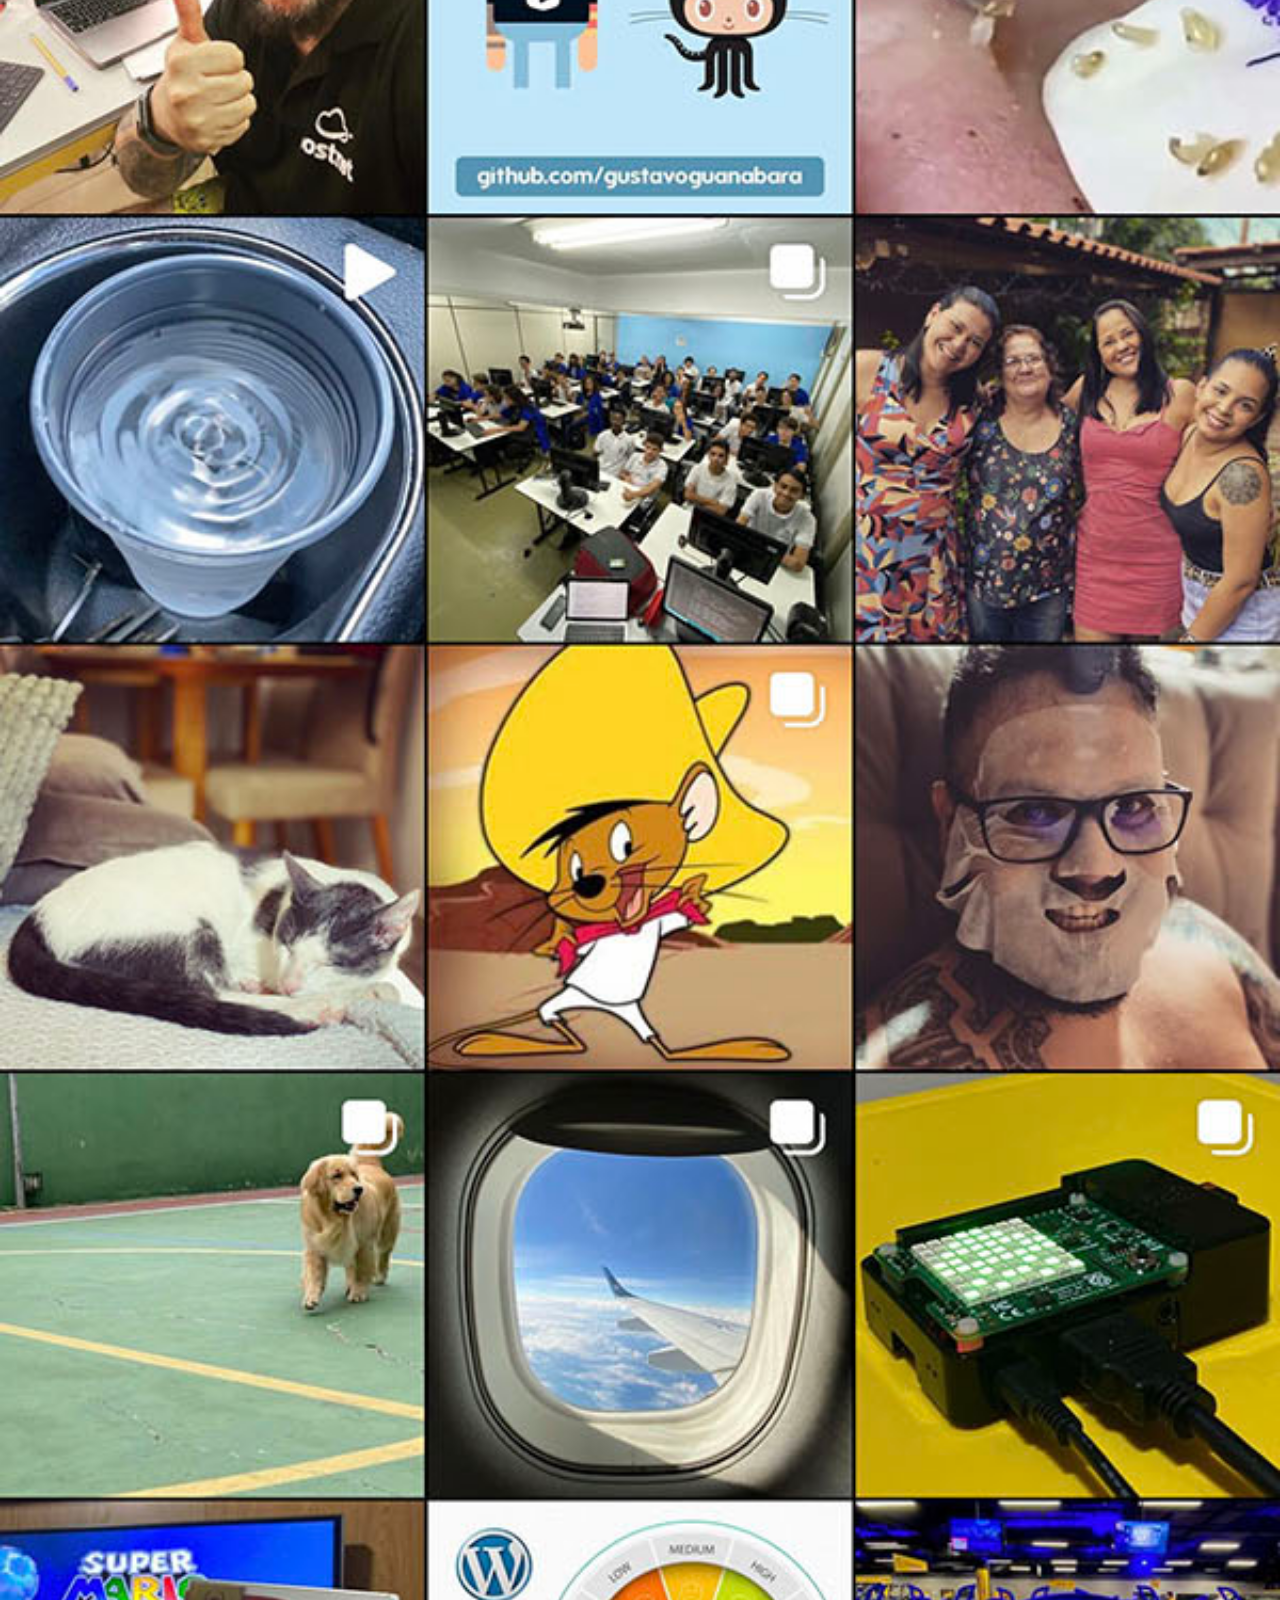
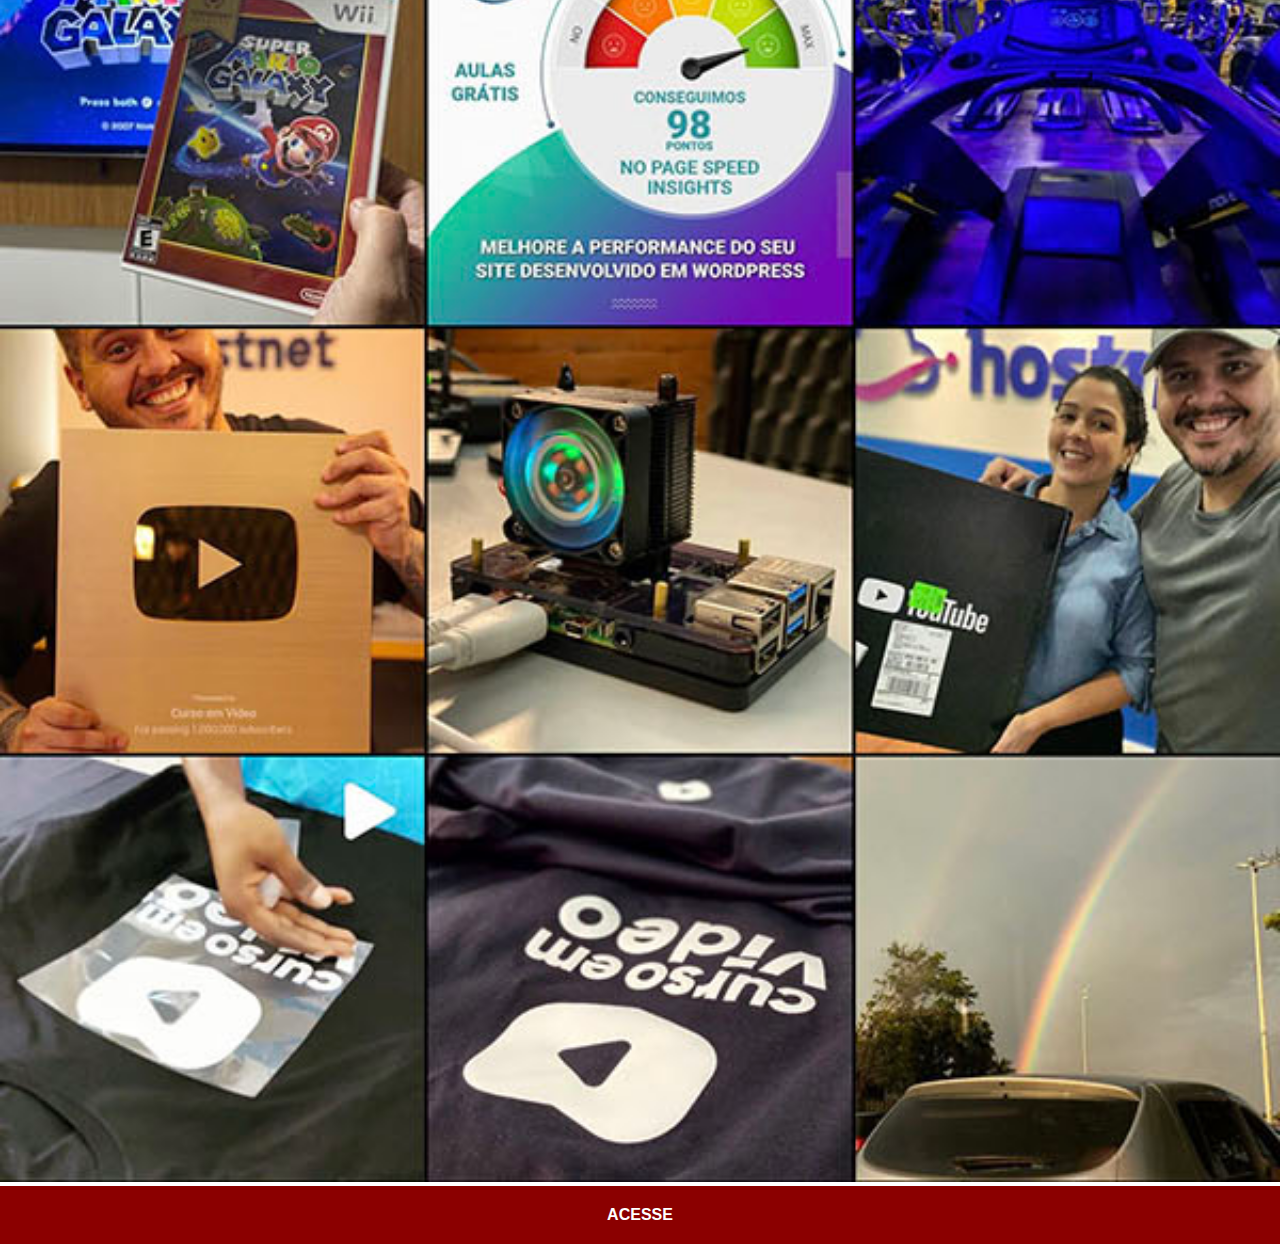
<file: instagram.html>
<!DOCTYPE html>
<html lang="pt-br">
<head>
    <meta charset="UTF-8">
    <meta name="viewport" content="width=device-width, initial-scale=1.0">
    <title>Instagram</title>
    <link rel="stylesheet" href="estilos/social.css">
</head>
<body>
    <img src="imagens/tela-instagram.jpg" alt="Instagram">
    <a href="https://www.instagram.com/gustavoguanabara/" target="_blank">ACESSE</a>
</body>
</html>
</file>
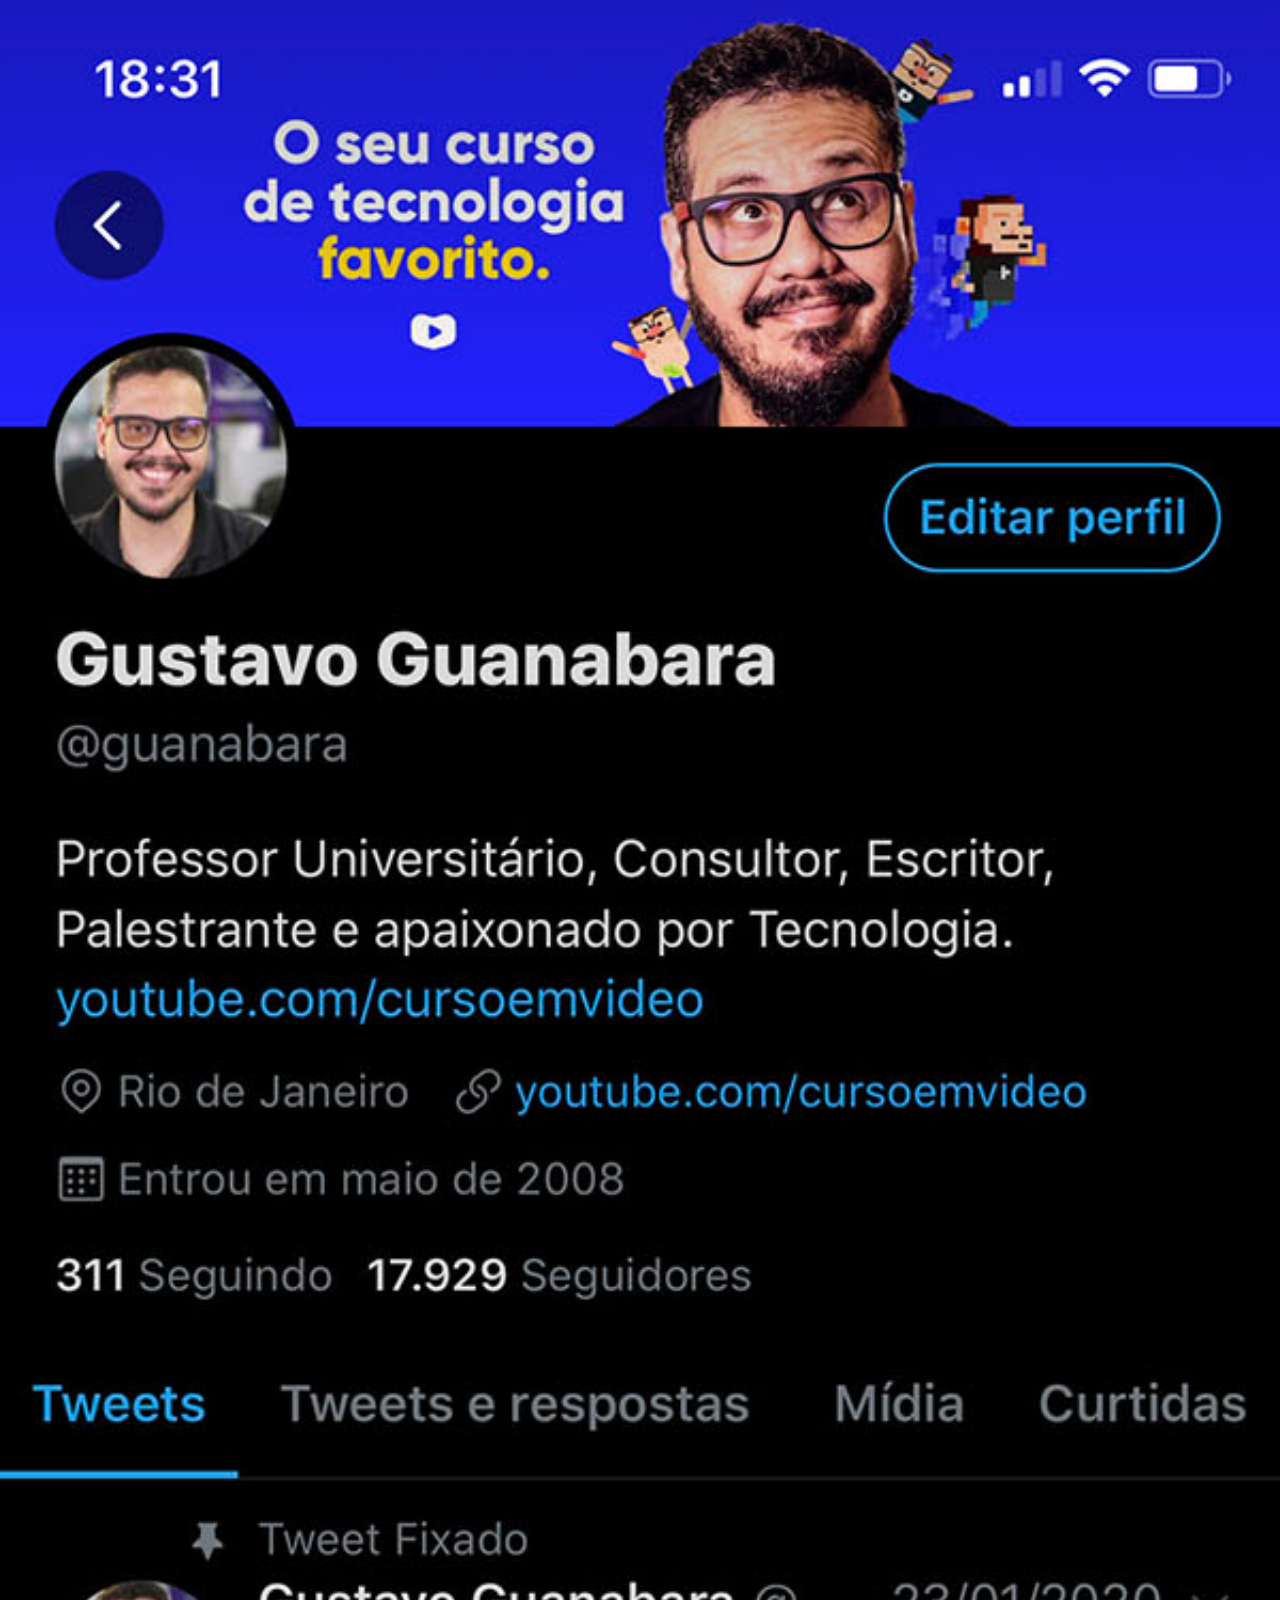
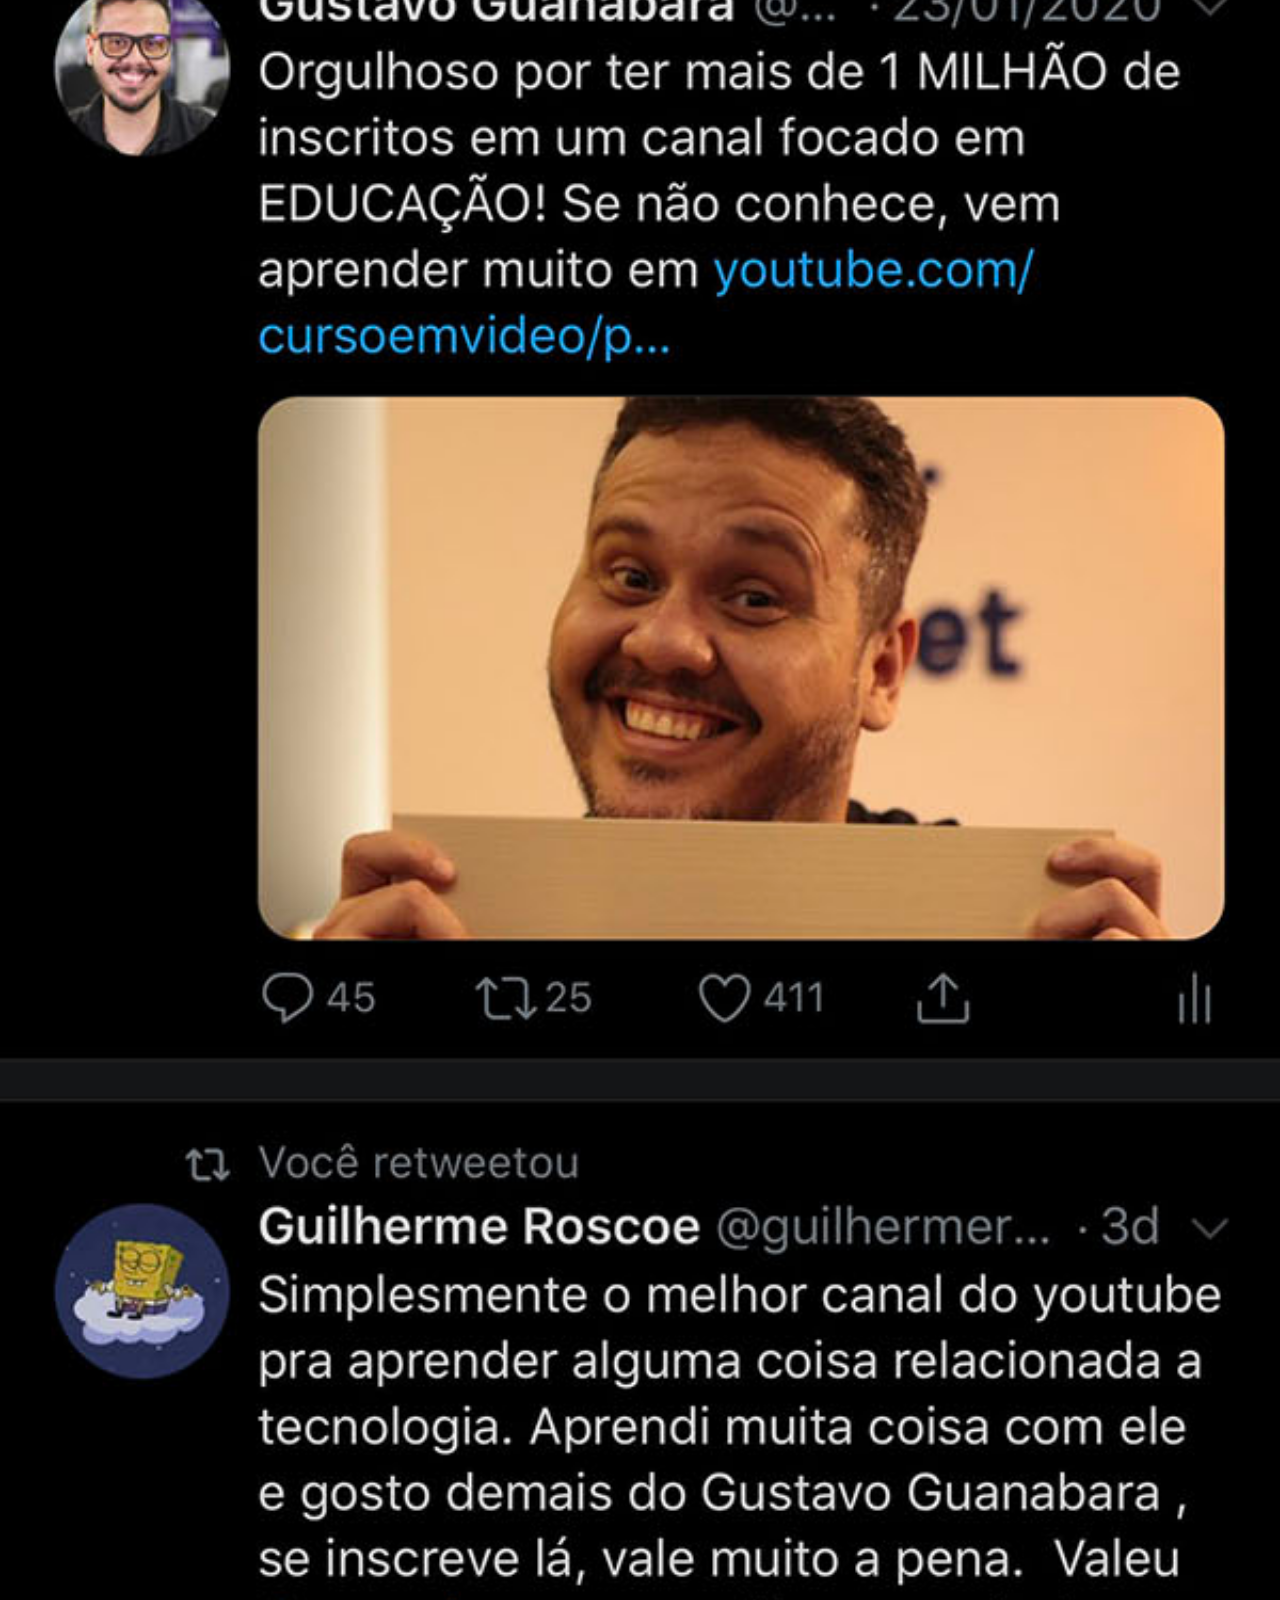
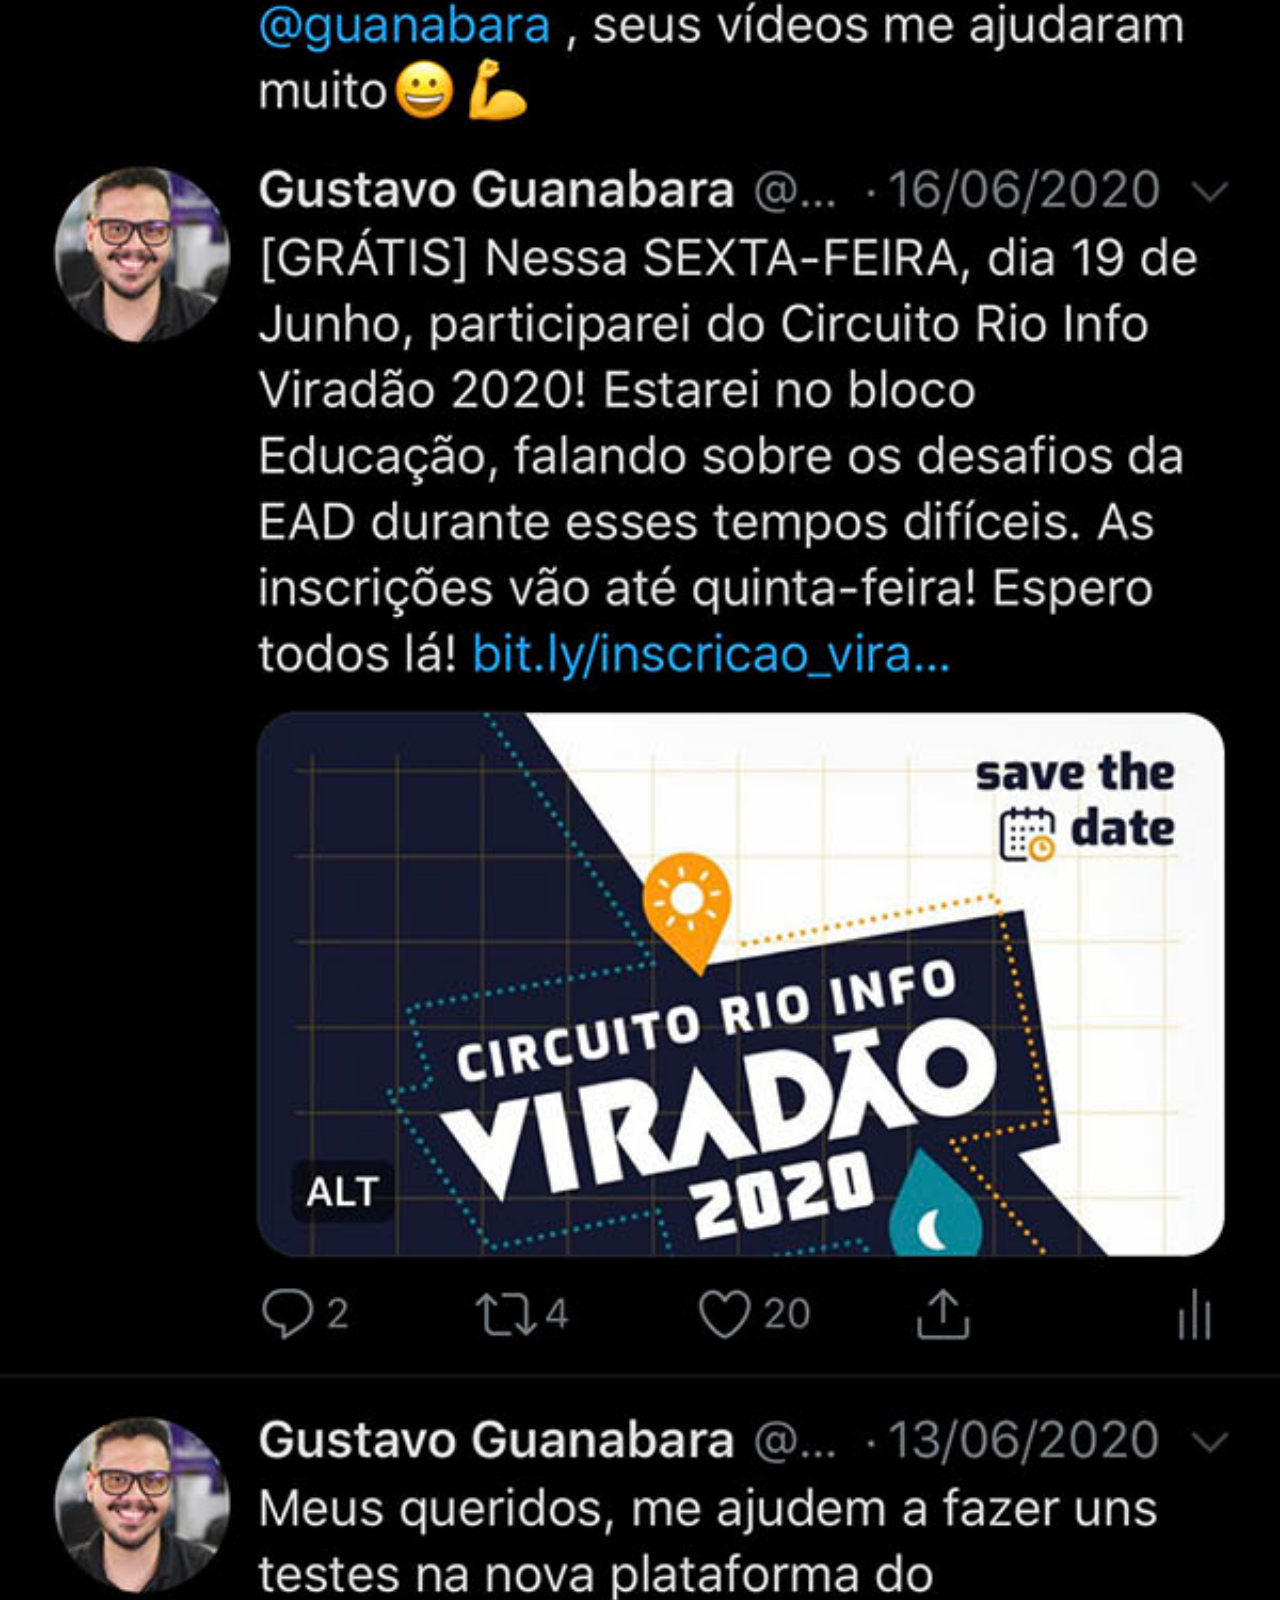
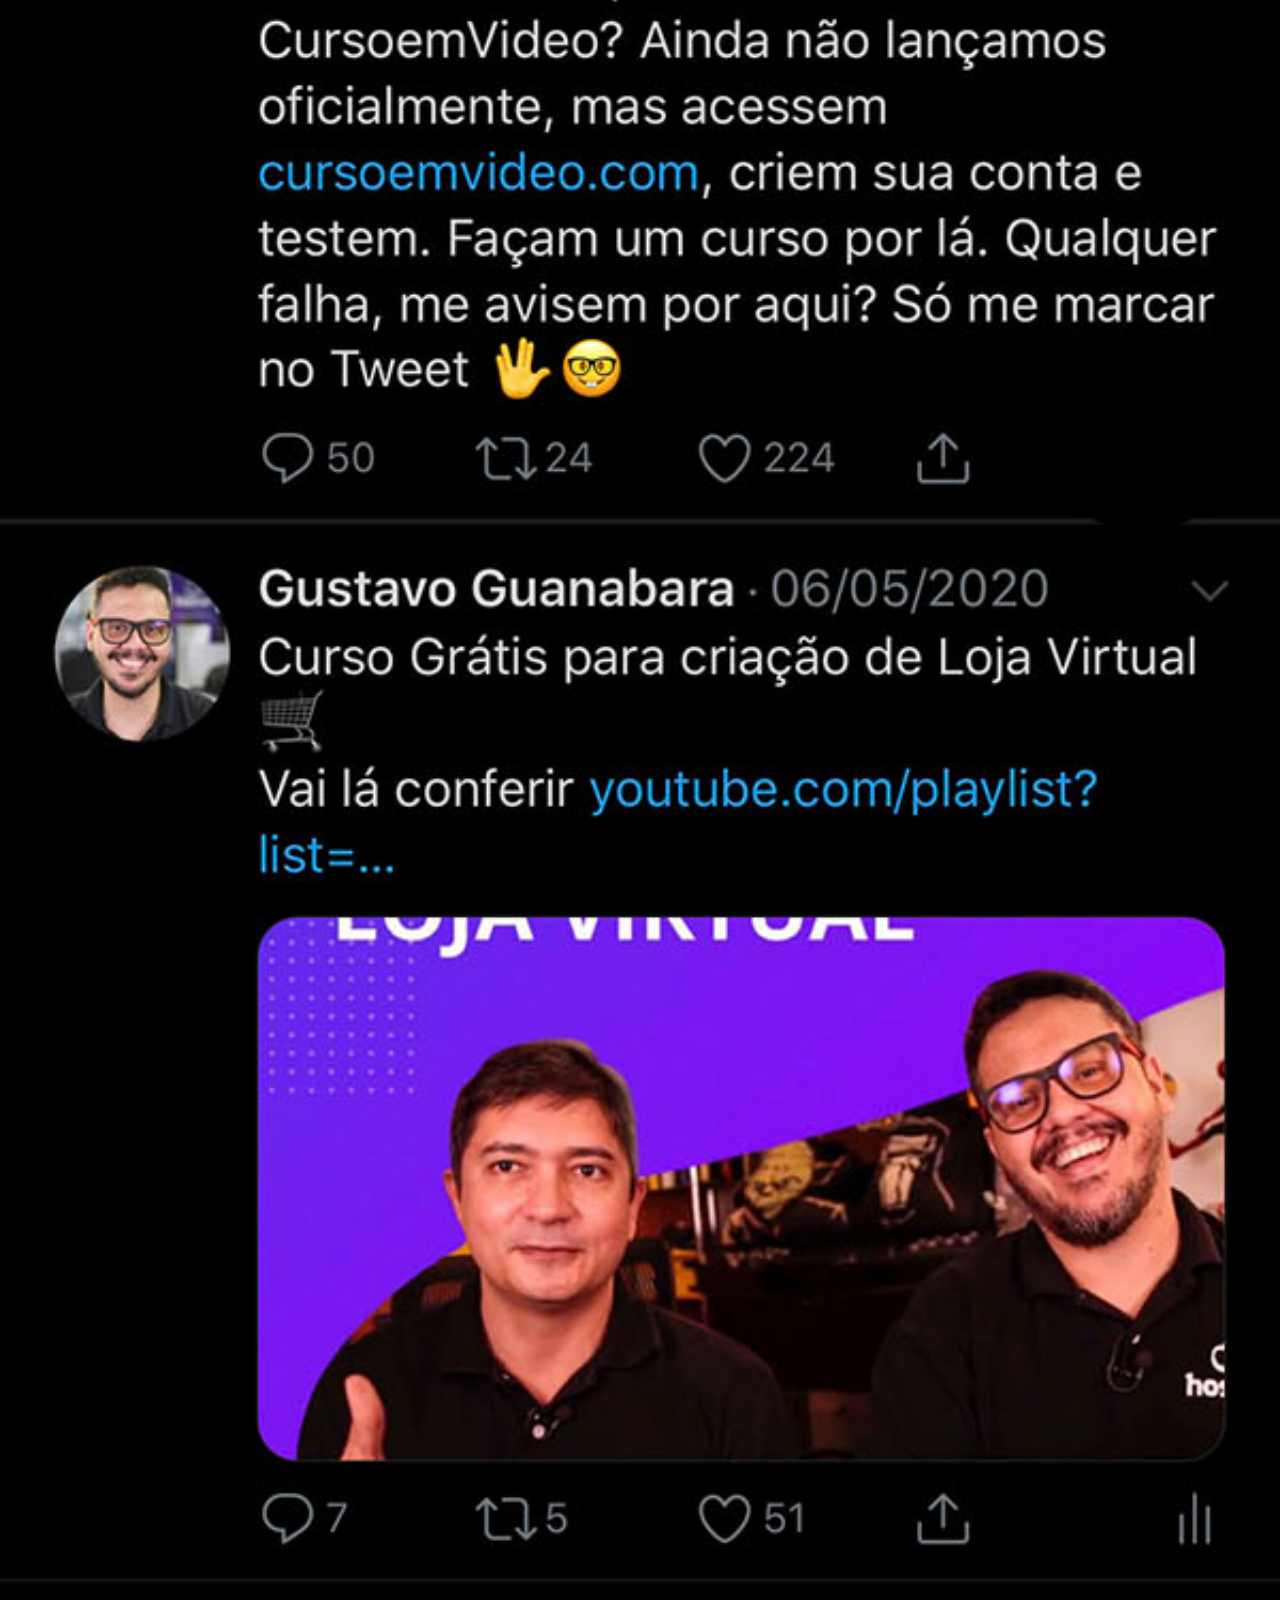
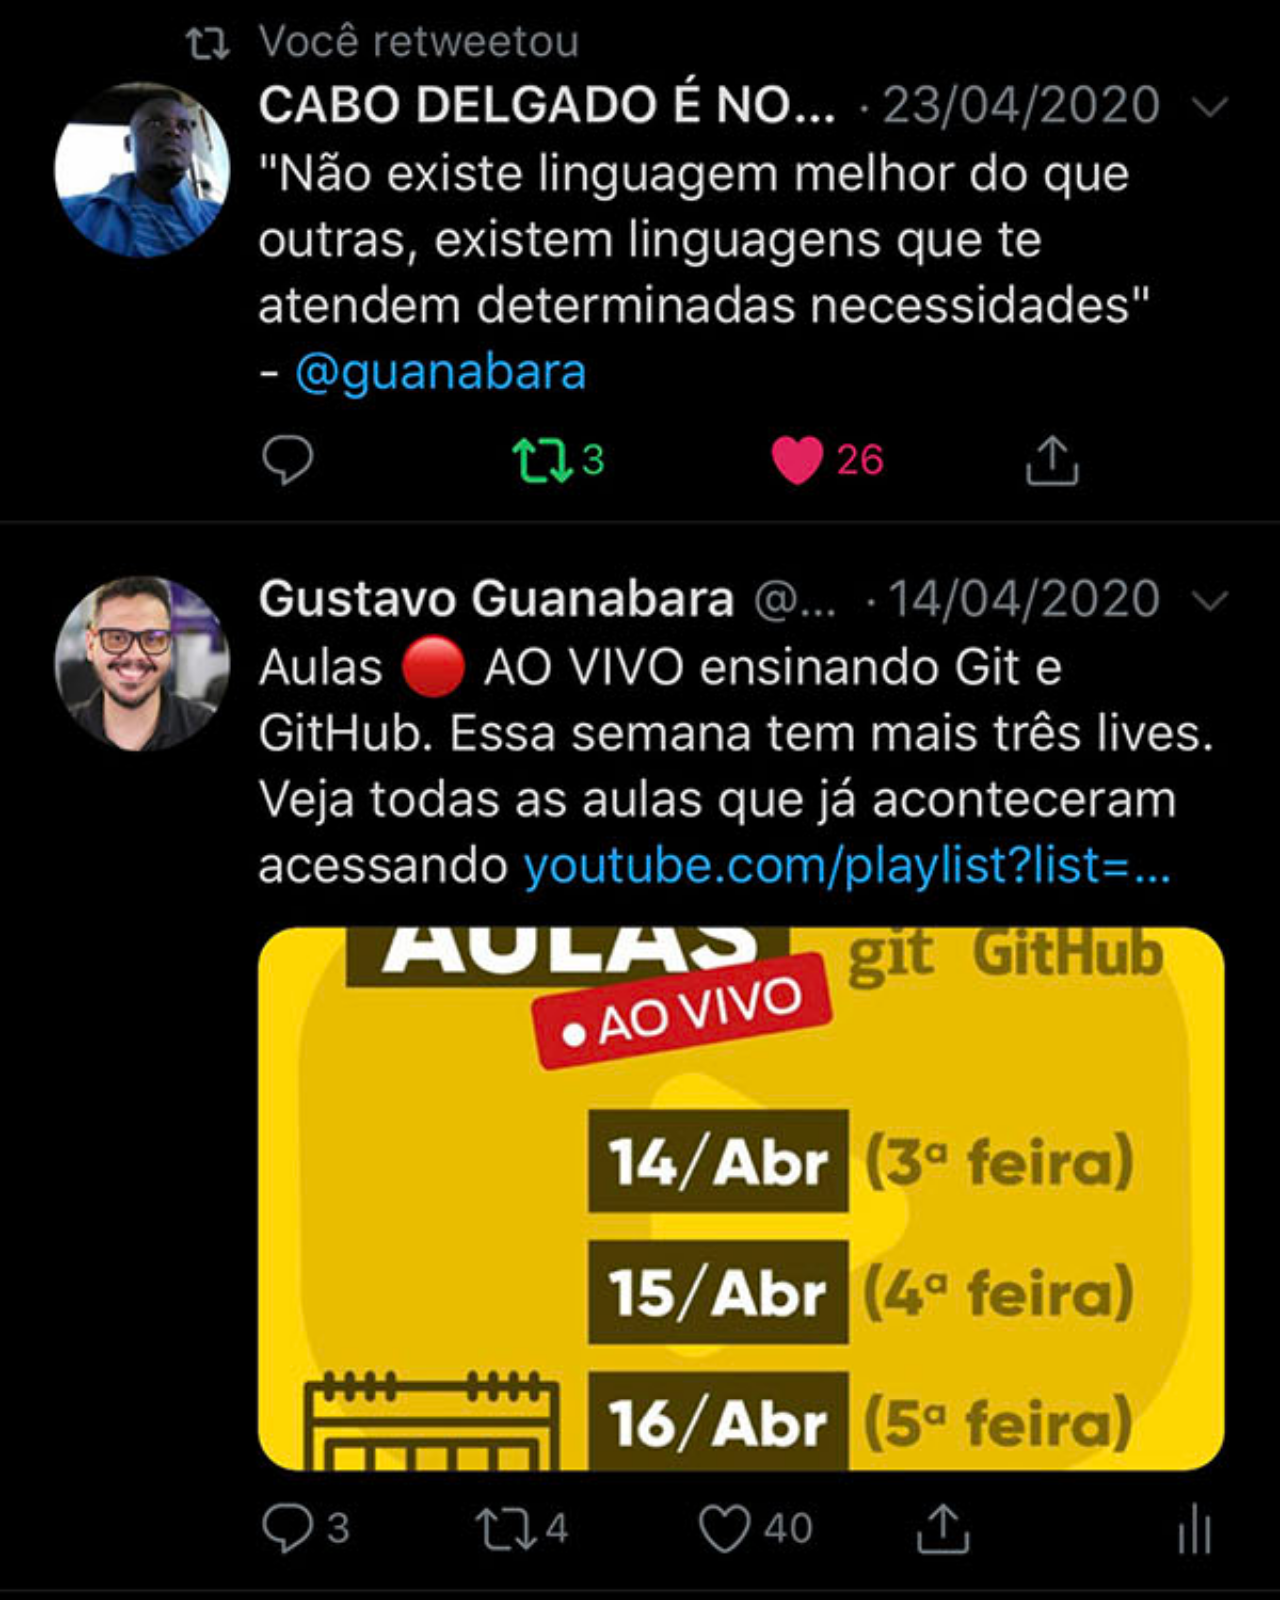
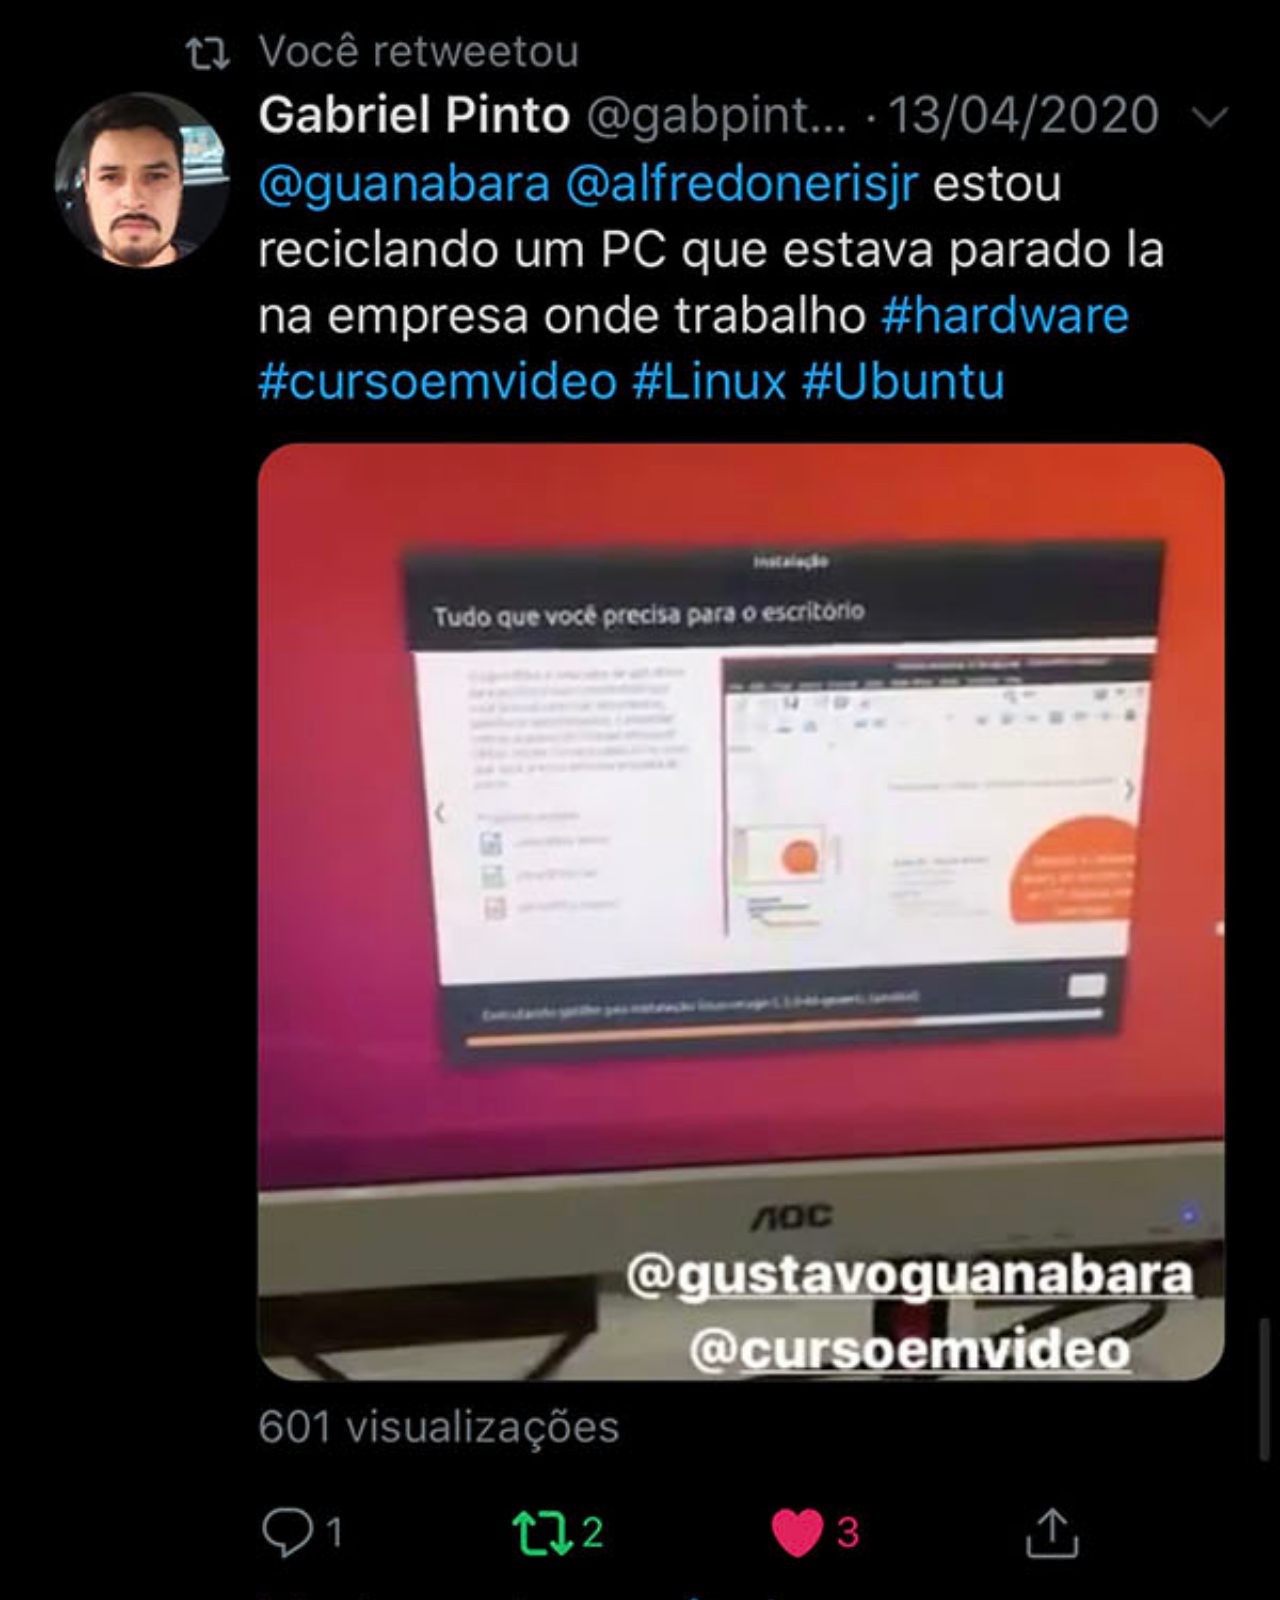
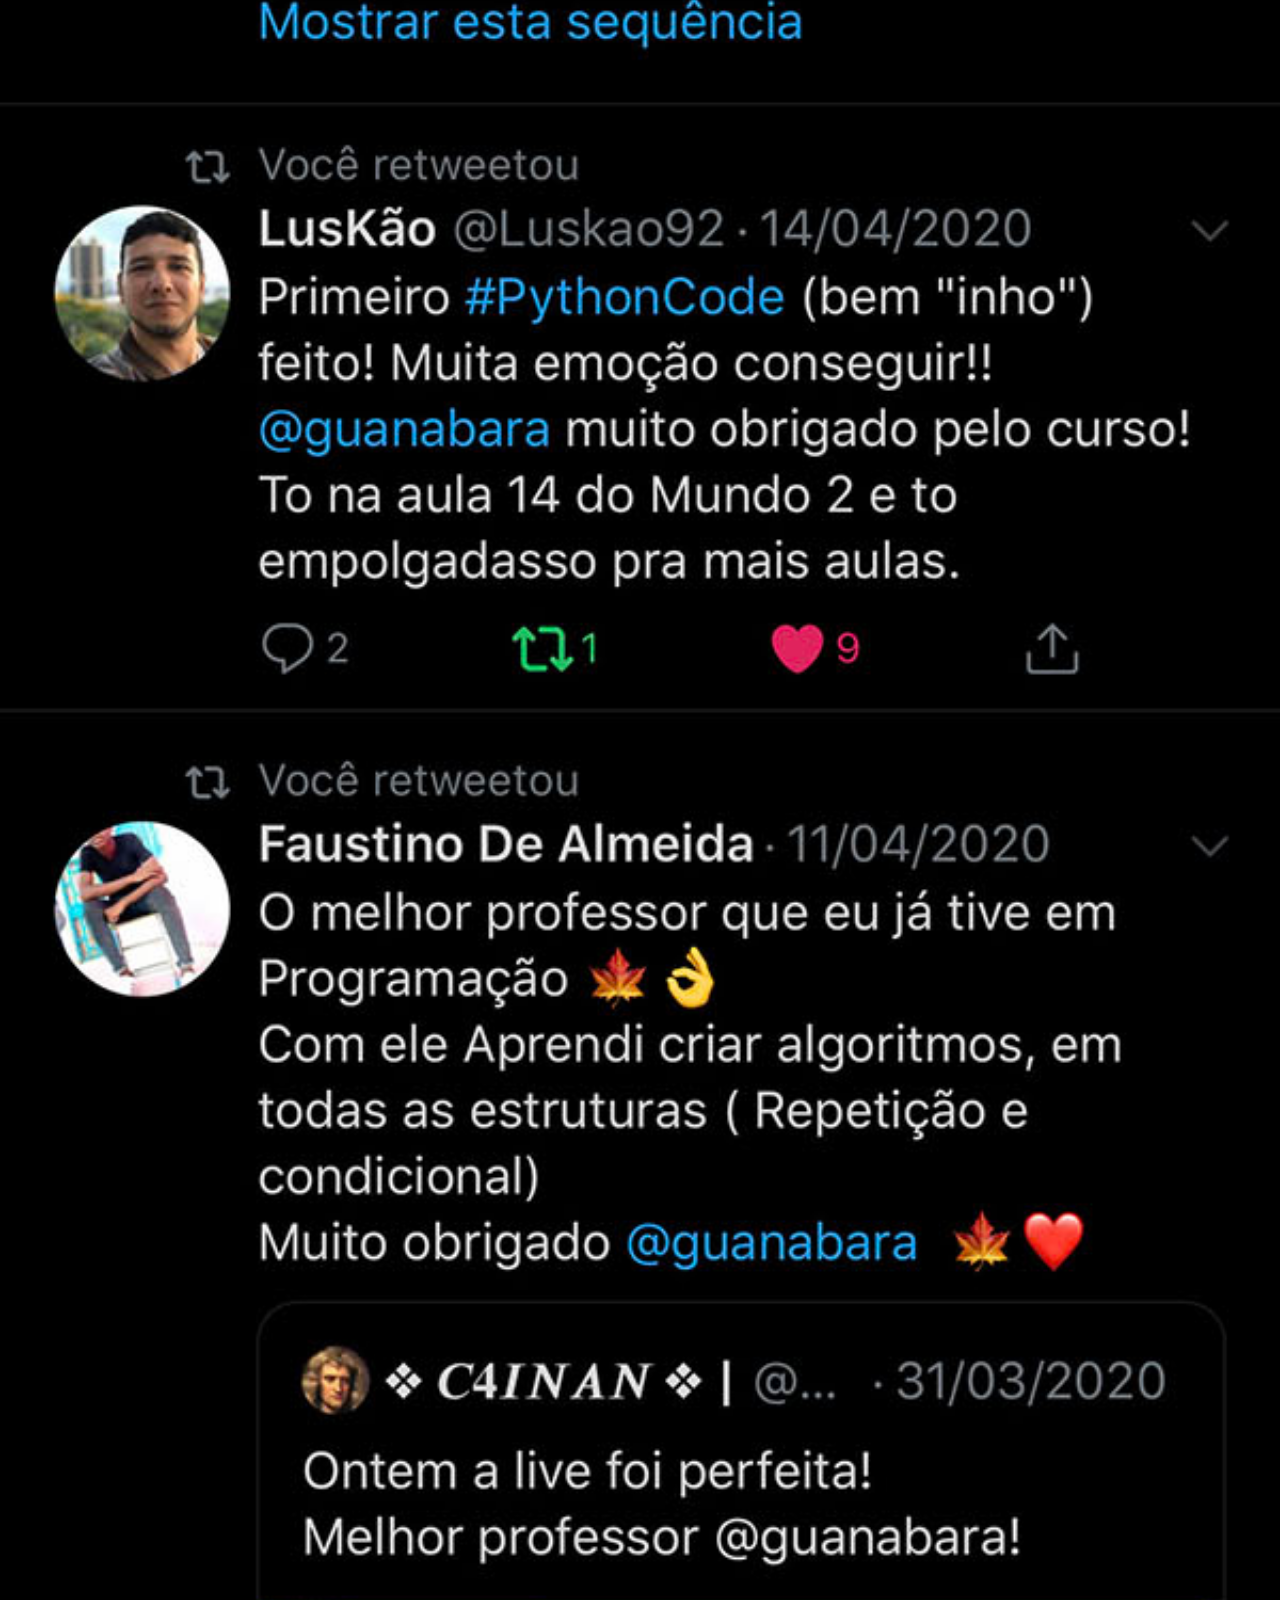
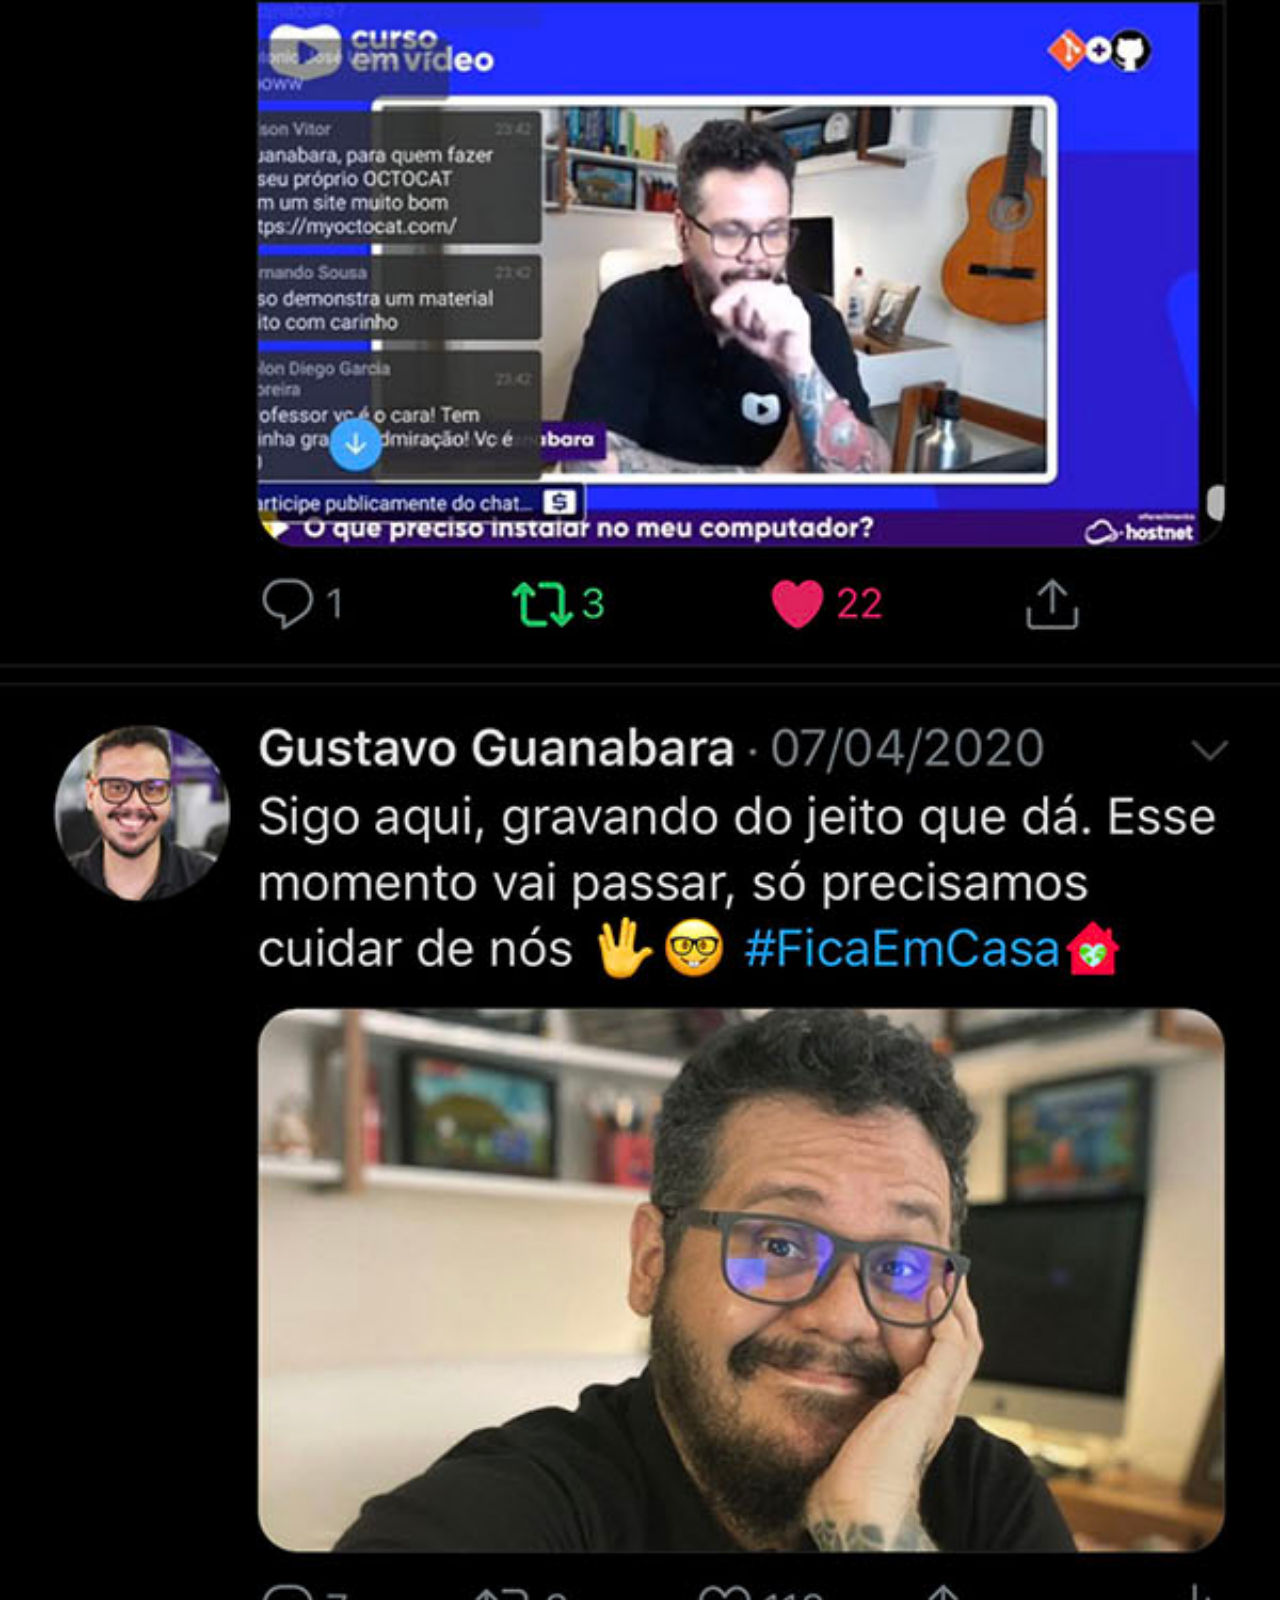
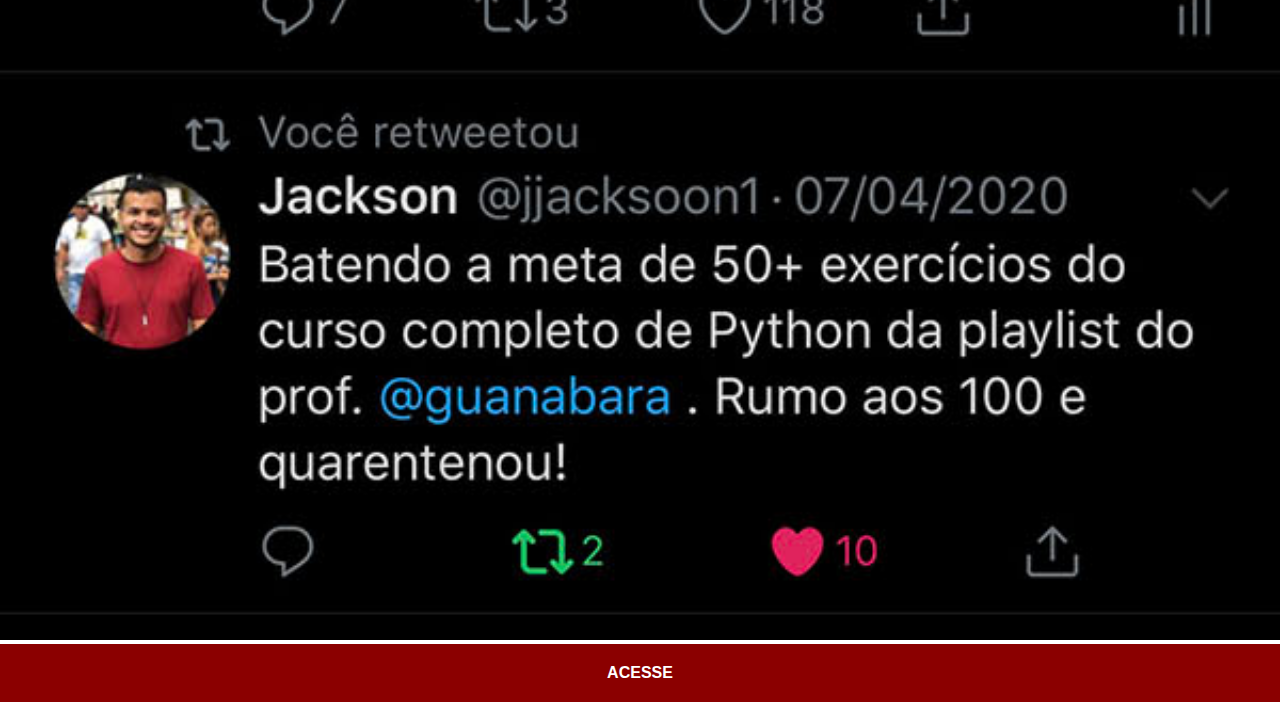
<file: twitter.html>
<!DOCTYPE html>
<html lang="pt-br">
<head>
    <meta charset="UTF-8">
    <meta name="viewport" content="width=device-width, initial-scale=1.0">
    <title>Twitter</title>
    <link rel="stylesheet" href="estilos/social.css">
</head>
<body>
    <img src="imagens/tela-twitter.jpg" alt="Twitter">
    <a href="https://twitter.com/guanabara/" target="_blank">ACESSE</a>
</body>
</html>
</file>
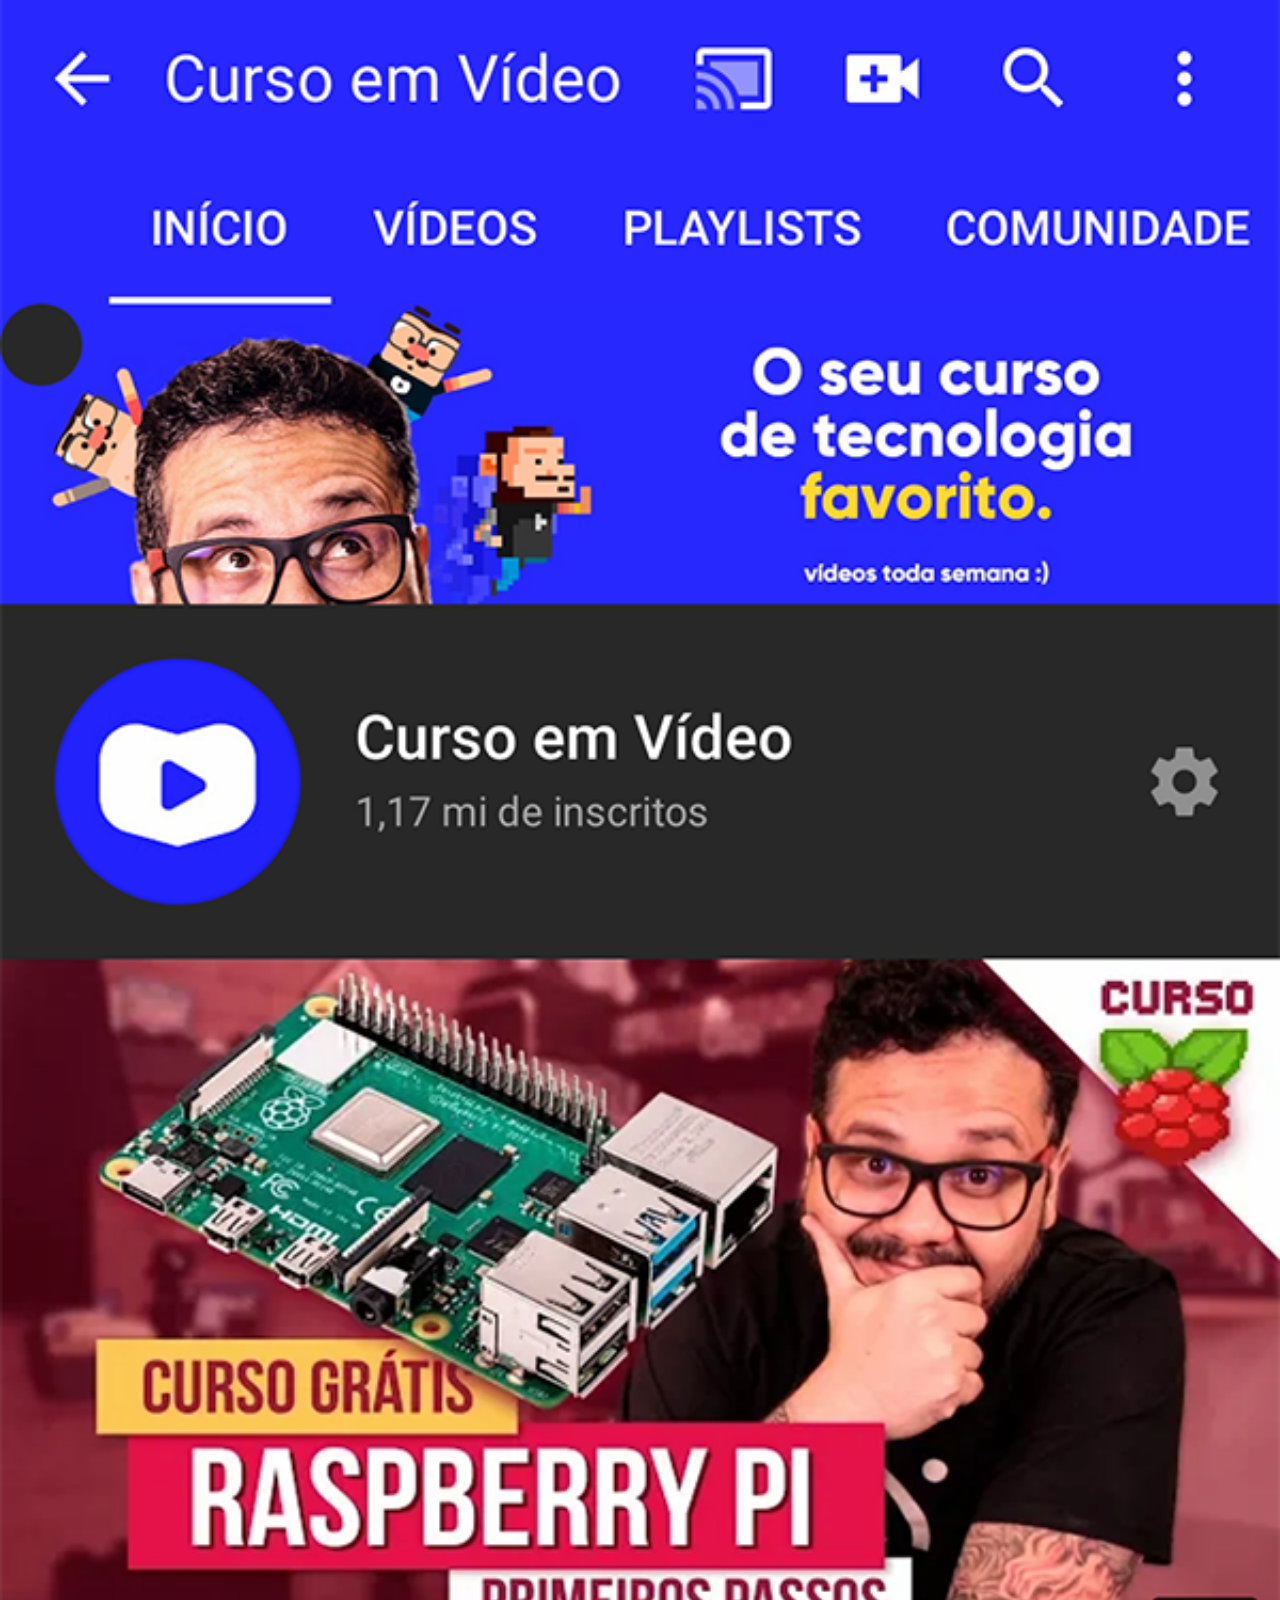
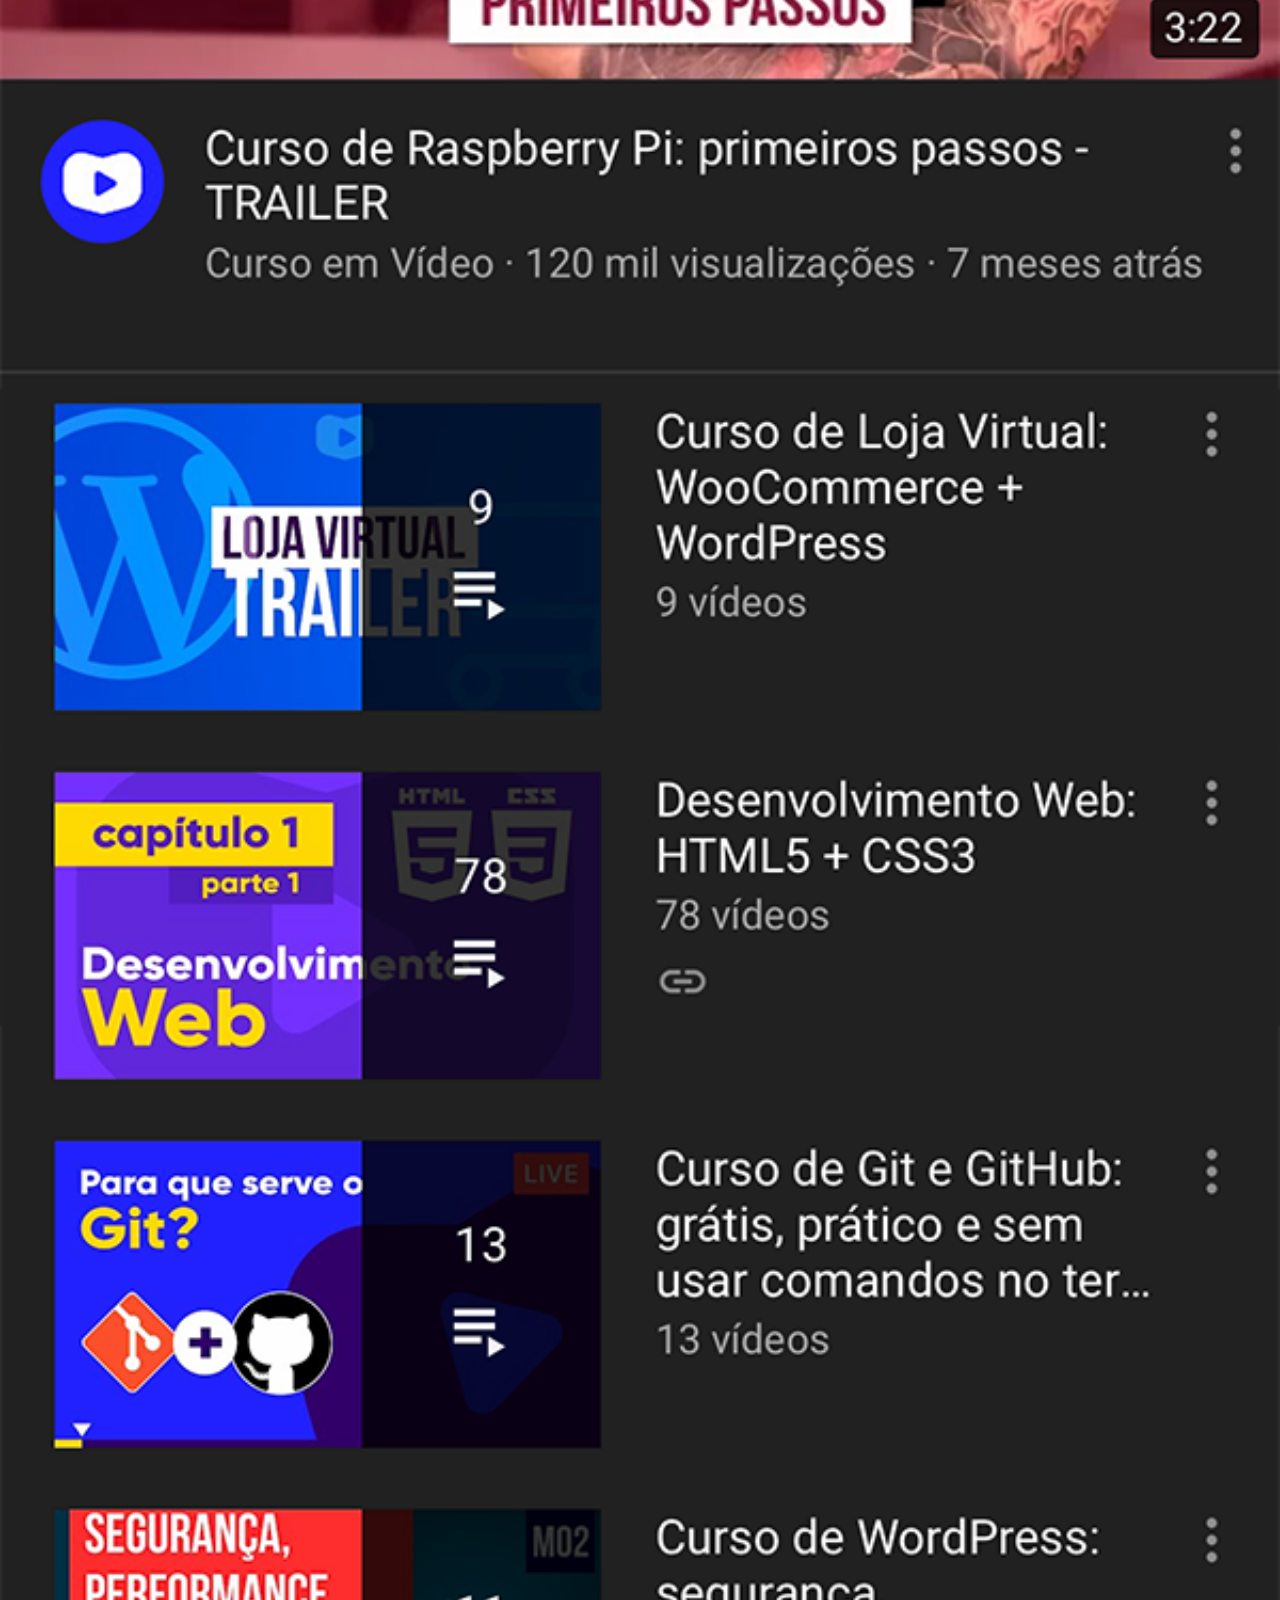
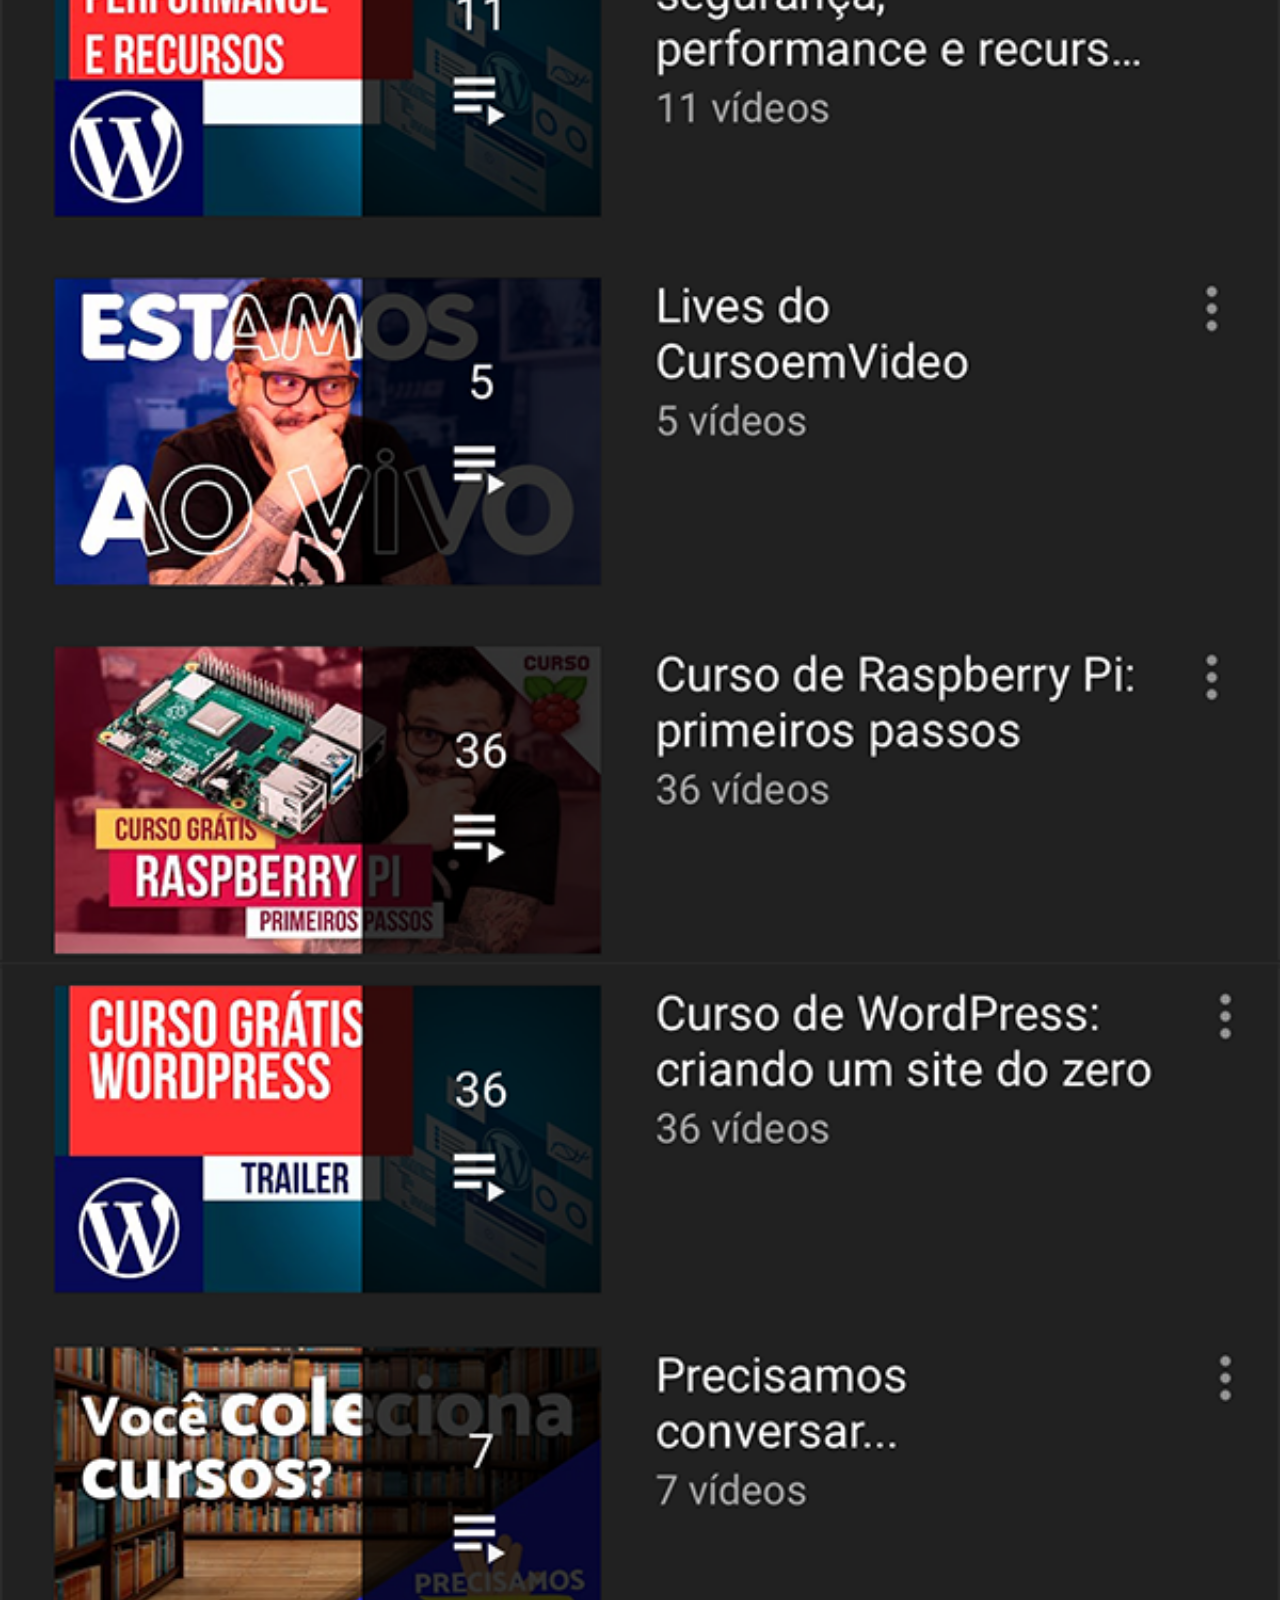
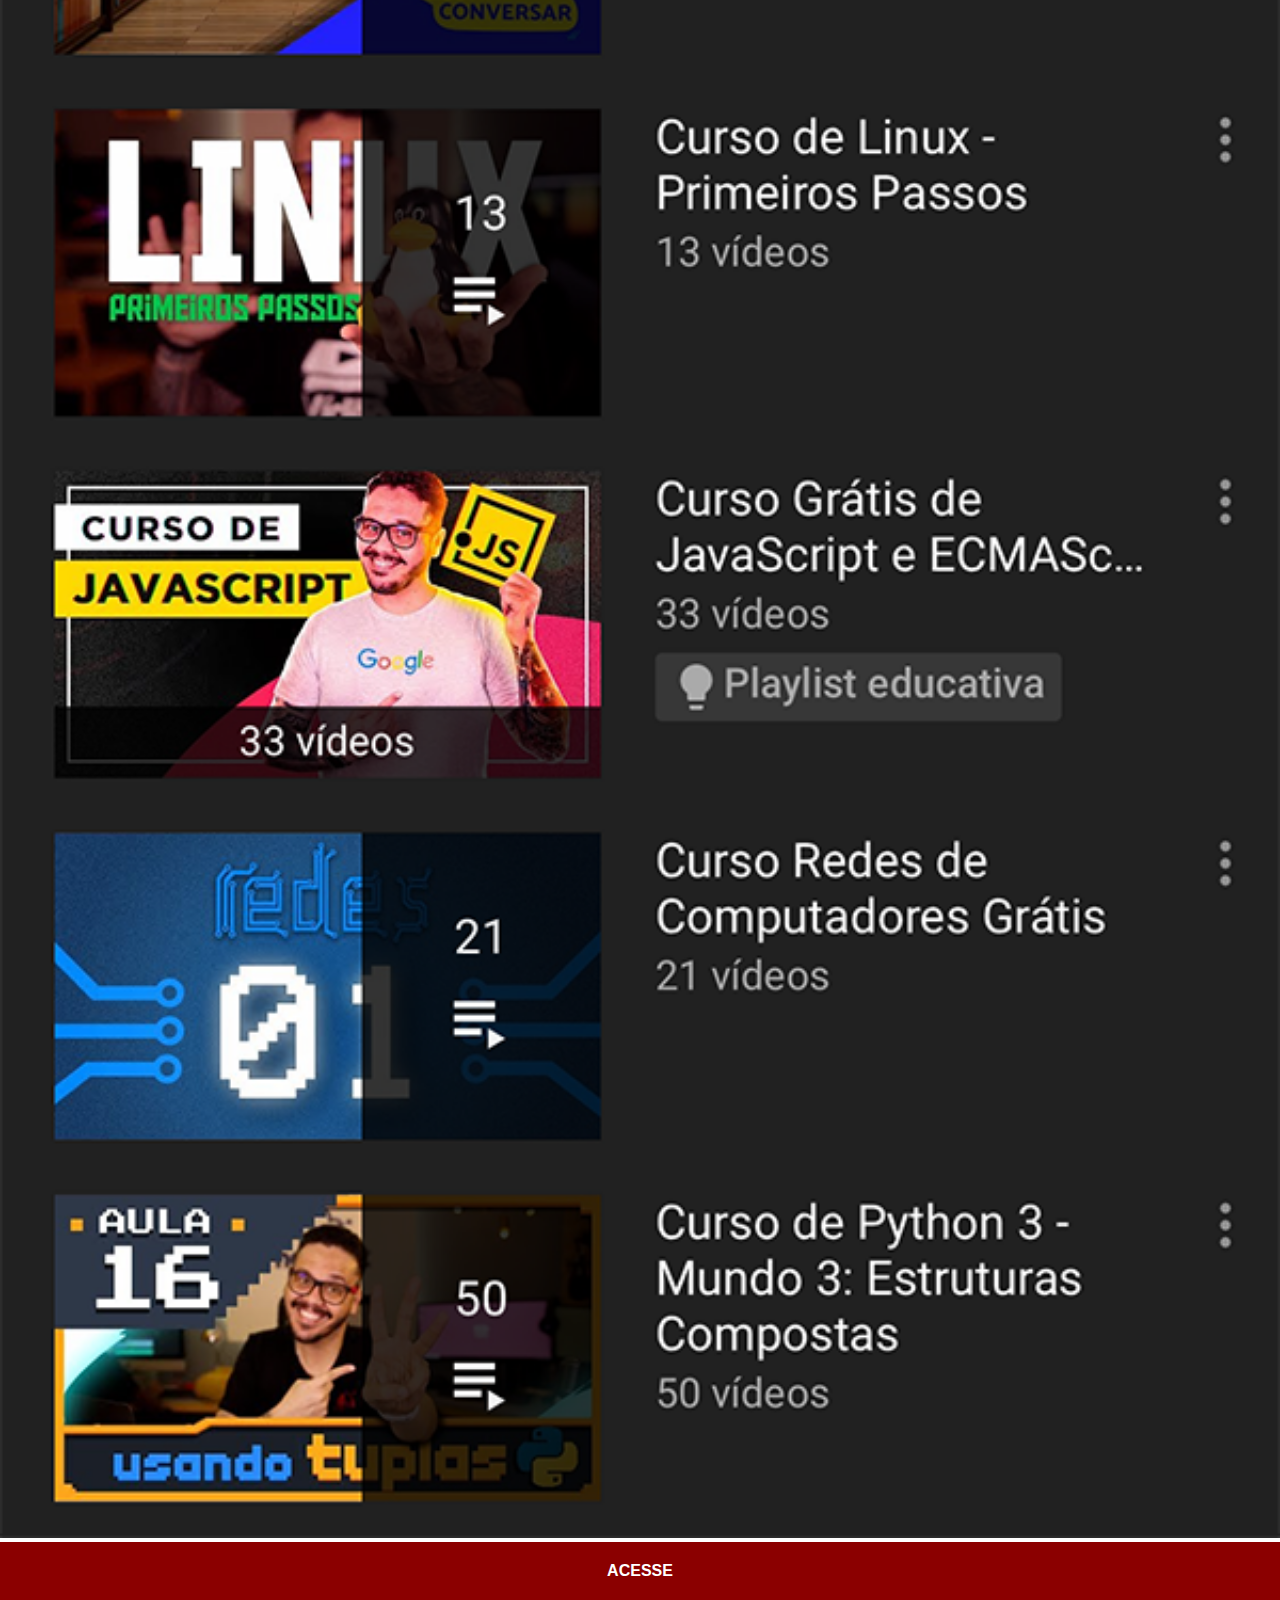
<file: youtube.html>
<!DOCTYPE html>
<html lang="en">
<head>
    <meta charset="UTF-8">
    <meta name="viewport" content="width=device-width, initial-scale=1.0">
    <title>Youtube</title>
    <link rel="stylesheet" href="estilos/social.css">
</head>
<body>
    <img src="imagens/tela-youtube.png" alt="Youtube">
    <a href="https://www.youtube.com/c/CursoemV%C3%ADdeo/playlists" target="_blank">ACESSE</a>
</body>
</html>
</file>
<file: estilos/style.css>
@charset "UTF-8";

* {
    margin: 0px;
    padding: 0px;
    font-family: Arial, Helvetica, sans-serif;
}

html, body {
    height: 100vh;
    width: 100vw;
    background-color: black;
}

body {
    background: url(../imagens/fundo-madeira.jpg) no-repeat top center;
    background-size: cover;
    background-attachment: fixed;
}

main {
    position: relative;
    height: 100vh;
}

section#telefone {
    position: absolute;
    top: 50%;
    left: 50%;
    transform: translate(-50%, -50%);

    height: 627px;
    width: 311px;
    background: url(../imagens/frame-iphone.png);
}

iframe#tela {
    position: relative;
    top: 80px;
    left: 22px;

    width: 267px;
    height: 471px;
}

section#redes-sociais {
    text-align: right;
}

section#redes-sociais img {
    width: 50px;
    height: 50px;
    margin: 10px;
    border-radius: 50%;
    box-shadow: 2px 2px 5px rgba(0, 0, 0, 0.411);
    box-sizing: border-box;
}

section#redes-sociais img:hover {
    border: 2px solid rgba(255, 255, 255, 0.605);
    transform: translate(-3px,-3px);
    box-shadow: 5px 5px 10px rgba(0, 0, 0, 0.625);
    transition: transform 0.3s, border 1s;
}
</file>
<file: estilos/social.css>
@charset "UTF-8";

* {
    margin: 0px;
    padding: 0px;
    font-family: Arial, Helvetica, sans-serif;
}

/*    ::-webkit-scrollbar {
    width: 0px;
    height: 0px;
}
*/
img {
    width: 100vw;
}

a {
    display: block;
    background-color: darkred;
    color: white;
    padding: 20px;
    text-align: center;
    font-weight: bolder;
    text-decoration: none;
}

a:hover {
    background-color: red;
}
</file>
